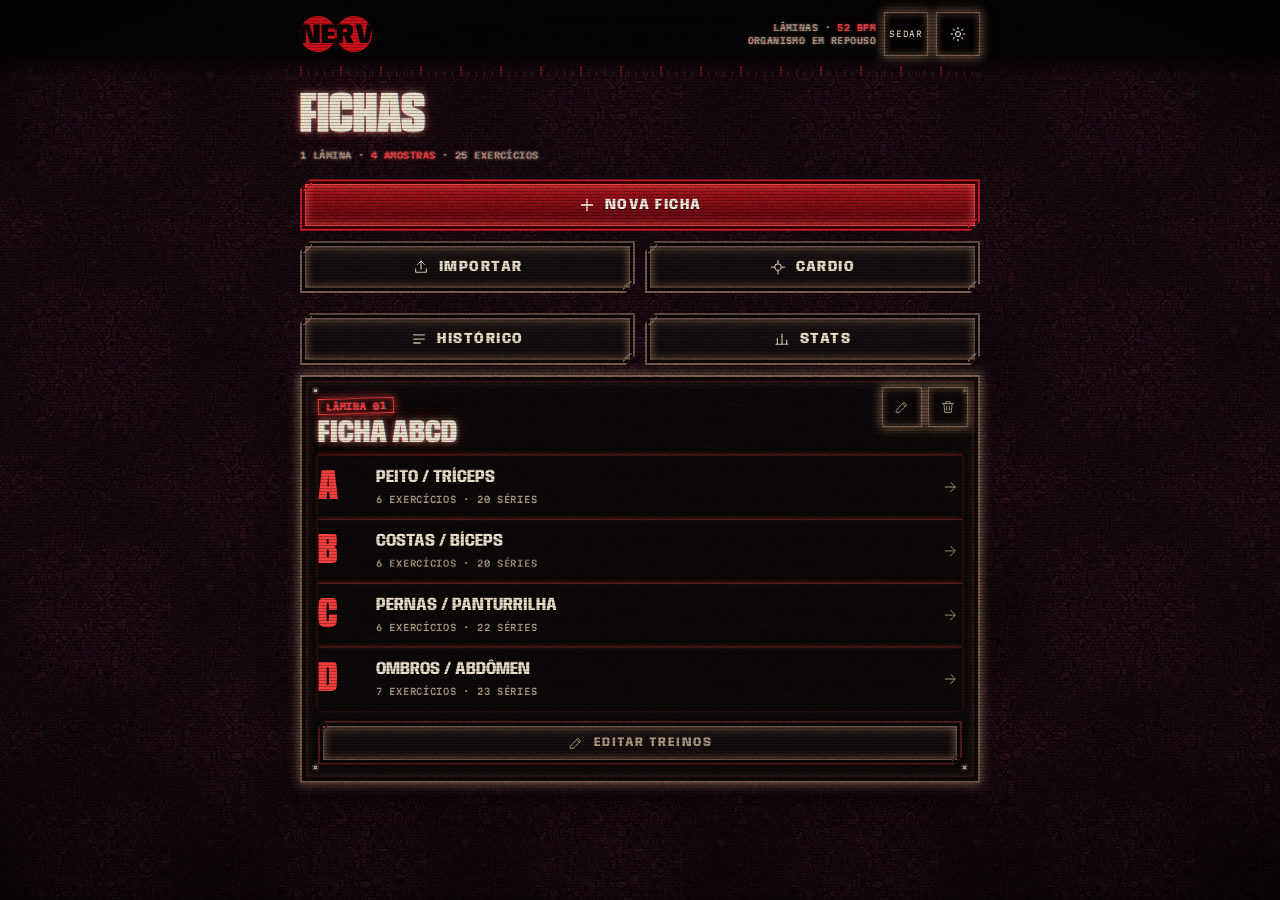
<file: index.html>
<!DOCTYPE html>
<html lang="pt-BR">
<head>
<meta charset="UTF-8">
<meta name="viewport" content="width=device-width, initial-scale=1.0, viewport-fit=cover">
<meta name="theme-color" content="#080506">
<meta name="description" content="NerV — diário de treino e cardio que funciona offline.">
<meta name="mobile-web-app-capable" content="yes">
<meta name="apple-mobile-web-app-capable" content="yes">
<meta name="apple-mobile-web-app-status-bar-style" content="black-translucent">
<meta name="apple-mobile-web-app-title" content="NerV">
<title>NerV — Neural Engine Routine</title>

<link rel="manifest" href="manifest.webmanifest">
<link rel="icon" type="image/png" sizes="192x192" href="assets/icon-192-v7.png">
<link rel="apple-touch-icon" href="assets/apple-touch-icon-v7.png">
<link rel="preload" href="assets/fonts/anybody-var-latin.woff2" as="font" type="font/woff2" crossorigin>
<link rel="preload" href="assets/fonts/martian-mono-var-latin.woff2" as="font" type="font/woff2" crossorigin>
<link rel="stylesheet" href="css/styles.css">
</head>
<body>

<!-- Ambiente: tecido vivo atrás de tudo, grão por cima. Respiram com o coração (fx.js). -->
<div class="membrane" aria-hidden="true"></div>
<div class="grain" aria-hidden="true"></div>

<div id="app">
  <header>
    <div class="top-row">
      <!-- Logo: a célula no instante da divisão, duas esferas tangentes, e o nome partido junto. -->
      <div class="wm" id="logo" role="link" tabindex="0" aria-label="NerV, ir para Fichas"><svg viewBox="0 0 400 200" aria-hidden="true"><defs><clipPath id="logo-cel"><circle cx="100" cy="100" r="100"/><circle cx="300" cy="100" r="100"/></clipPath></defs><g class="cel"><circle class="c1" cx="100" cy="100" r="100"/><circle class="c2" cx="300" cy="100" r="100"/></g><g clip-path="url(#logo-cel)"><g class="n1"><text x="-5.26" y="151.79">N</text><text x="117.07" y="151.79">E</text></g><g class="n2"><text x="201.10" y="151.79">R</text><text x="307.19" y="151.79">V</text></g></g></svg></div>
      <div class="top-r">
        <div class="readout" aria-live="off"><span><span id="roWhere" style="display:inline">Lâminas</span> · <b class="bpm-out">52 BPM</b></span><span id="roState">Organismo em repouso</span></div>
        <button class="ibtn" id="fxToggle" type="button" aria-pressed="false" title="Sedar: desliga os efeitos de ambiente">Sedar</button>
        <button class="ibtn" id="btnAjustes" type="button" title="Ajustes" aria-label="Ajustes"><svg viewBox="0 0 24 24" aria-hidden="true"><circle cx="12" cy="12" r="3.2"/><path d="M12 2.5v3M12 18.5v3M2.5 12h3M18.5 12h3M5.3 5.3l2.1 2.1M16.6 16.6l2.1 2.1M5.3 18.7l2.1-2.1M16.6 7.4l2.1-2.1"/></svg></button>
      </div>
    </div>
    <div class="ruler" aria-hidden="true"></div>
  </header>
  <main id="main"></main>
</div>

<div class="beam" id="beam" aria-hidden="true"></div>
<div class="flicker" aria-hidden="true"></div>

<!-- Hemorragia: veias que crescem das bordas quando o descanso estoura. -->
<div class="veins" id="veins" aria-hidden="true"><div class="wash"></div><div class="vimg"></div><svg id="veinSvg" preserveAspectRatio="none"></svg></div>

<!-- Barra de descanso: fixa no rodapé, visível de qualquer ponto da tela. -->
<div class="rest" id="restBar" role="timer">
  <div class="r1">
    <span class="tag" id="restTag">Estável</span>
    <span class="cnt" id="restCount">00:00</span>
    <div class="who"><span id="restWho">Descanso</span><b class="bpm-out">88 BPM</b></div>
  </div>
  <div class="ecg" aria-hidden="true"><svg id="ecg" viewBox="0 0 780 34" preserveAspectRatio="none" fill="none"><path stroke-width="1.6" d=""/></svg></div>
  <div class="r2">
    <div class="left" aria-hidden="true"><i id="restLeft"></i></div>
    <button class="mini" type="button" id="restAdd" title="Somar 30 segundos">+30s</button>
    <button class="mini" type="button" id="restSkip" title="Pular descanso">Pular</button>
  </div>
</div>

<div class="pace-screen" id="paceScreen" role="dialog" aria-label="Resultado do cardio">
  <div class="pace-value" id="paceValue">00:00/km</div>
  <div class="pace-meta"><span id="paceDist">0.00 km</span> · <span id="paceTime">00:00</span></div>
</div>

<!-- Mutação: fim de treino. Com recorde, a tela esquenta até o branco e a célula se divide. -->
<div class="mut" id="mut" role="dialog" aria-label="Treino concluído">
  <div class="heat" id="mutHeat"></div>
  <div class="core">
    <div class="div" aria-hidden="true">
      <img class="m-cel" id="mutCel" src="assets/tex/celula.webp" alt="">
      <img class="m-crom" id="mutCrom" src="assets/tex/cromossomos.webp" alt="">
      <img class="m-mit" id="mutMit" src="assets/tex/mitose.webp" alt="">
    </div>
    <div class="word" id="mutWord">Mutação</div>
    <div class="sub" id="mutSub"></div>
    <div class="list" id="mutList"></div>
  </div>
  <div class="skip">Toque para continuar</div>
</div>

<div class="install-banner" id="installBanner">
  <div class="txt"><b>Instalar o NerV</b><br>abre em tela cheia e funciona sem internet</div>
  <button class="btn btn-primary btn-small" id="btnInstall">Instalar</button>
  <button class="btn btn-ghost btn-small" id="btnInstallNo">Agora não</button>
</div>

<div class="toast-wrap" id="toastWrap" aria-live="polite"></div>

<!-- Painel de resgate: só aparece se o app não terminar de subir. -->
<div class="recovery" id="recovery" hidden>
  <div class="recovery-box">
    <b>O NerV não conseguiu abrir</b>
    <p>Provavelmente uma versão antiga ficou presa no cache deste aparelho.
       Limpar o cache resolve — <b>suas fichas e seu histórico não são apagados</b>.</p>
    <button class="btn btn-primary btn-small" id="recoveryFix">Forçar atualização</button>
    <button class="btn btn-ghost btn-small" id="recoveryClose">Fechar</button>
  </div>
</div>

<noscript>
  <div style="padding:40px 20px;text-align:center;font-family:monospace;color:#EEE3CA;">
    O NerV precisa de JavaScript para funcionar.
  </div>
</noscript>

<!-- Resgate de emergência. Fica no shell, em script clássico, de propósito.
     O index.html é servido network-first pelo service worker, então este trecho
     é sempre o mais novo que o aparelho conseguiu buscar. Ele existe justamente
     para o caso em que os módulos de js/ ficaram presos numa versão velha ou
     quebrada — cenário em que nada que dependa de `import` serve de socorro. -->
<script>
// Apaga caches e service workers. NÃO toca no localStorage: fichas, treinos e
// histórico continuam onde estão.
window.nervHardReset = async function nervHardReset() {
  try {
    if ('serviceWorker' in navigator) {
      const regs = await navigator.serviceWorker.getRegistrations();
      await Promise.all(regs.map(r => r.unregister()));
    }
  } catch (e) { console.warn('[nerv] não consegui remover o service worker', e); }
  try {
    if (window.caches) {
      const keys = await caches.keys();
      await Promise.all(keys.map(k => caches.delete(k)));
    }
  } catch (e) { console.warn('[nerv] não consegui limpar o cache', e); }
  // location.reload(true) é ignorado pelos navegadores há anos. Trocar o
  // endereço com um parâmetro descartável é o que de fato fura o cache HTTP.
  location.replace(location.pathname + '?nerv-reset=' + Date.now() + '#/fichas');
};

// Escotilha por endereço: abrir o app em #/reset limpa tudo antes de qualquer
// módulo carregar. É a saída quando nem a tela de Ajustes abre.
if (location.hash === '#/reset') window.nervHardReset();

// Vigia de inicialização: o app.js marca __NERV_BOOTED__. Se em 6 s isso não
// aconteceu, o código de tela não subiu e oferecemos a limpeza.
setTimeout(function () {
  if (window.__NERV_BOOTED__) return;
  var box = document.getElementById('recovery');
  if (!box) return;
  box.hidden = false;
  document.getElementById('recoveryFix').onclick = function () { window.nervHardReset(); };
  document.getElementById('recoveryClose').onclick = function () { box.hidden = true; };
}, 6000);
</script>

<script type="module" src="js/app.js"></script>
</body>
</html>
</file>
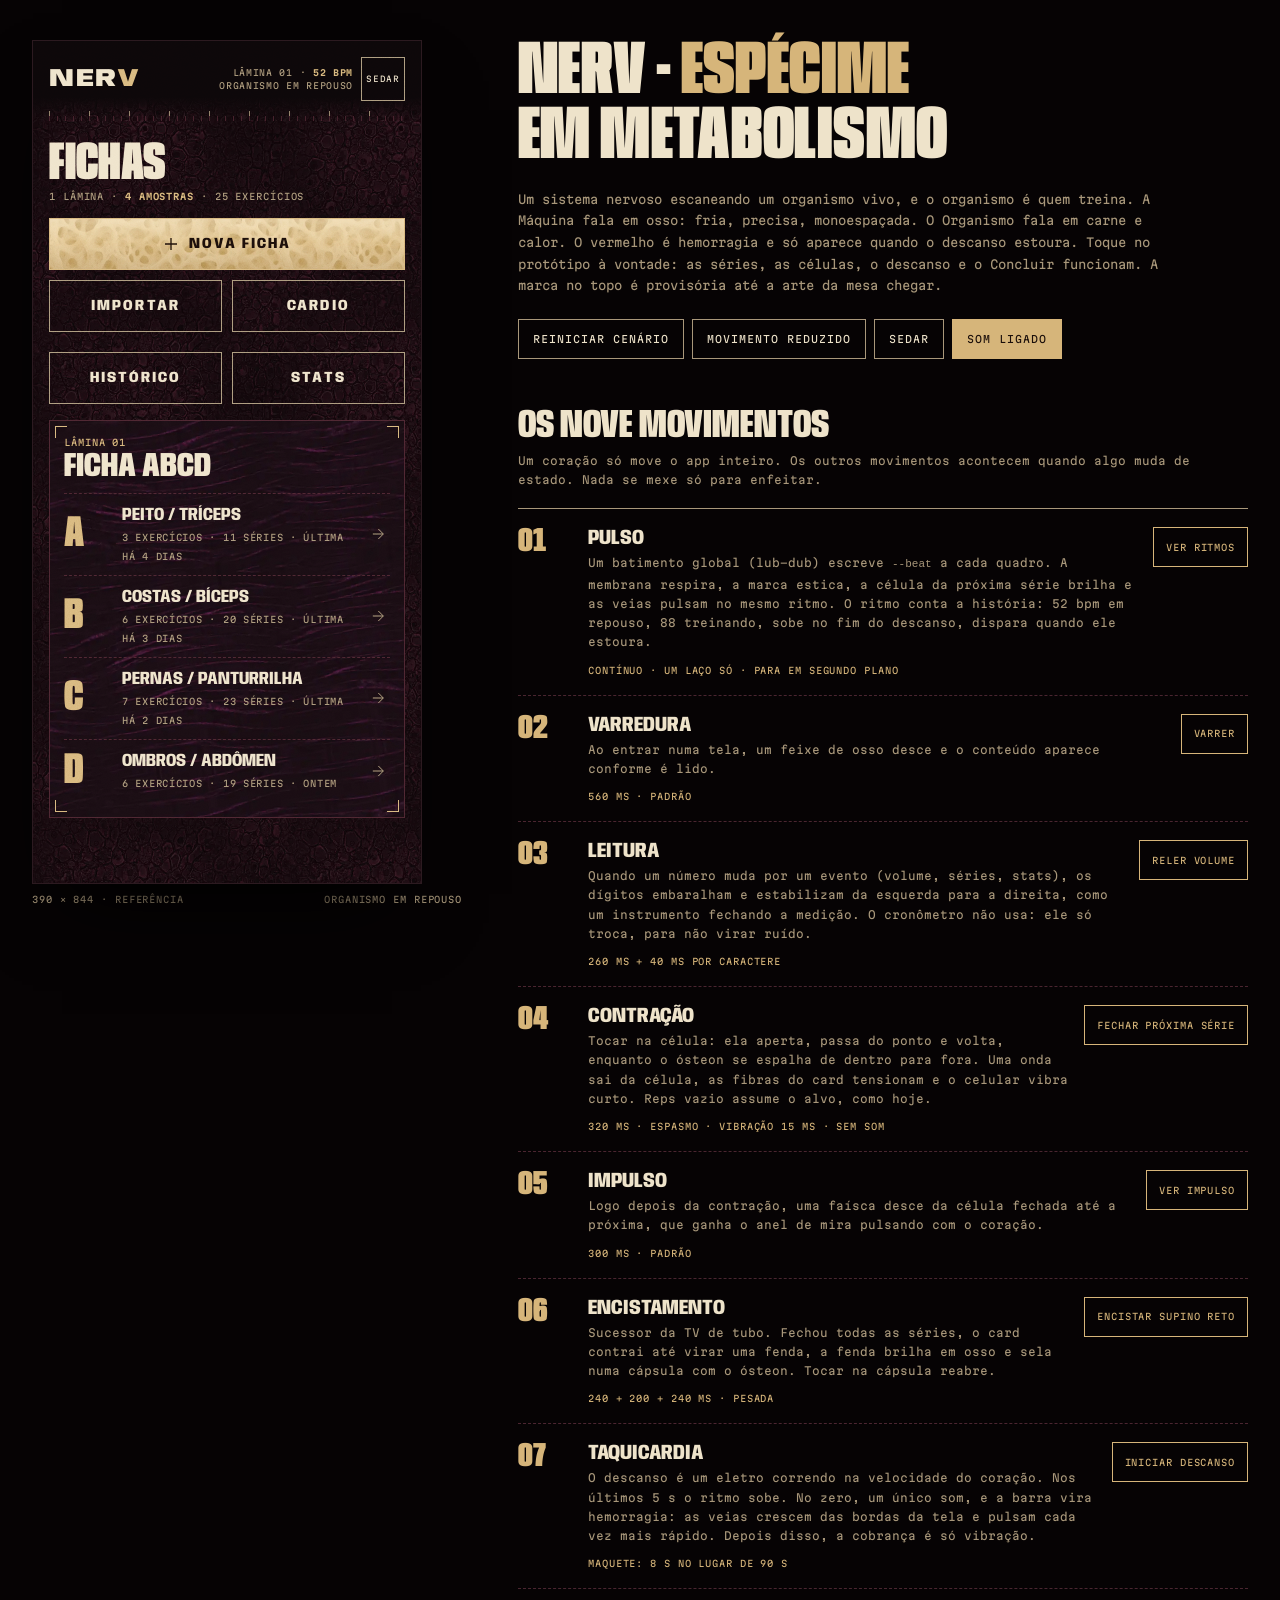
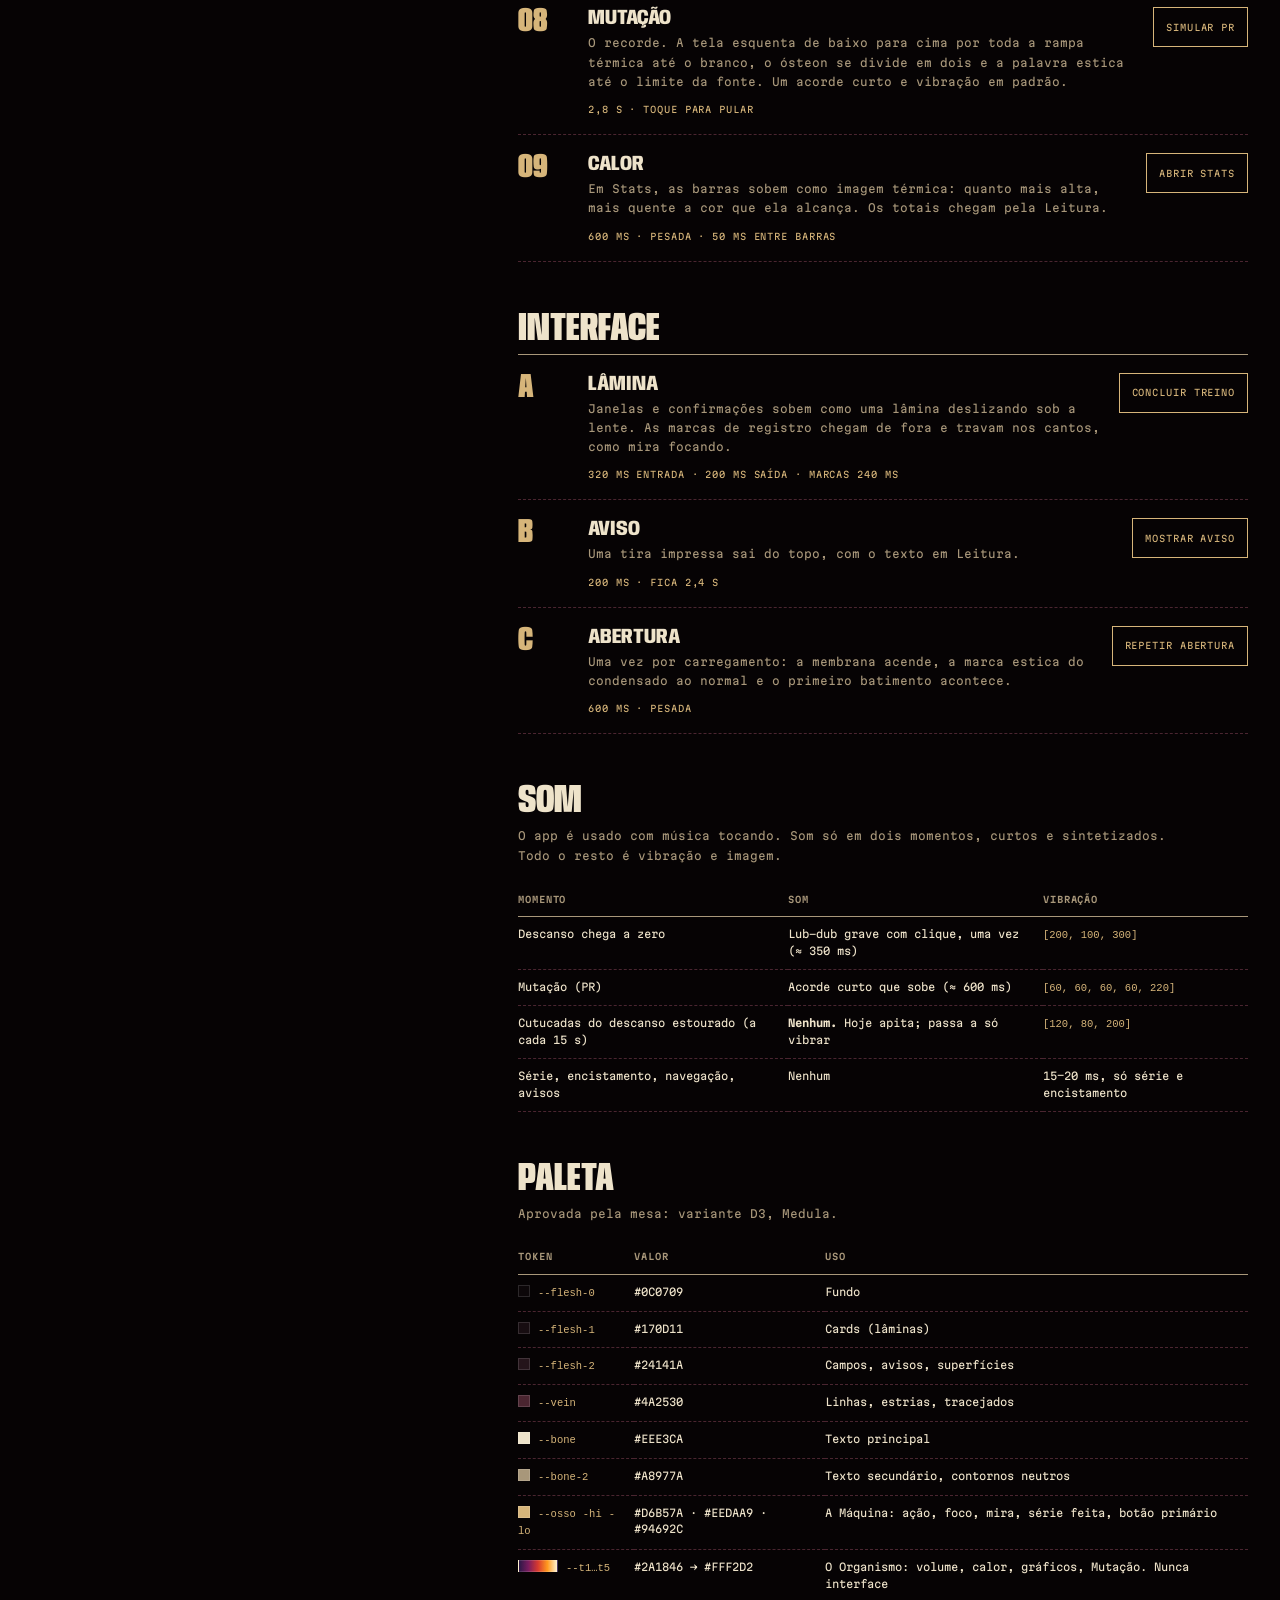
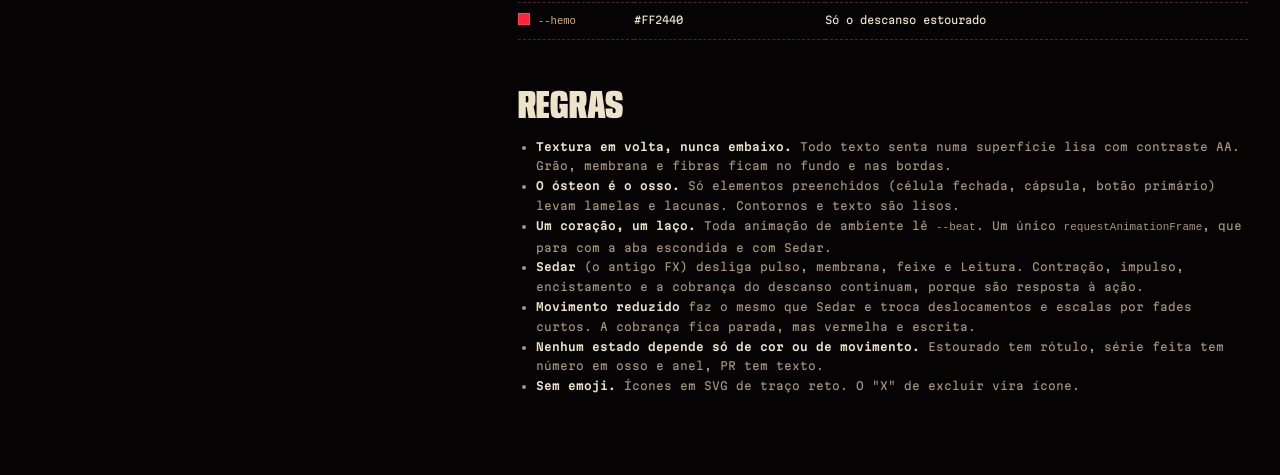
<file: docs/redesign/maquete.html>
<!doctype html>
<html lang="pt-BR">
<head>
<meta charset="utf-8">
<meta name="viewport" content="width=device-width, initial-scale=1, viewport-fit=cover">
<title>NerV Espécime</title>
<link rel="preconnect" href="https://fonts.googleapis.com">
<link rel="preconnect" href="https://fonts.gstatic.com" crossorigin>
<link rel="stylesheet" href="https://fonts.googleapis.com/css2?family=Anybody:wdth,wght@50..150,100..900&family=Martian+Mono:wdth,wght@75..112.5,100..800&display=swap">
<style>
/* Maquete de referência visual e de movimento. Valores canônicos, código não.
   Layout: protótipo fixo à esquerda, catálogo de movimentos à direita; empilha no celular. */
:root {
  color-scheme: dark;
  /* Organismo */
  --flesh-0: #0C0709;  /* fundo, preto-sangue */
  --flesh-1: #170D11;  /* tecido: cards */
  --flesh-2: #24141A;  /* membrana: campos, superfícies */
  --vein:    #4A2530;  /* linhas, bordas, estrias */
  --bone:    #EEE3CA;  /* texto principal */
  --bone-2:  #A8977A;  /* texto secundário */
  /* Máquina: osso D3 (Medula) */
  --osso:    #D6B57A;
  --osso-hi: #EEDAA9;
  --osso-lo: #94692C;
  --on-osso: #1A0E0A;  /* texto sobre osso */
  /* Rampa térmica: só o corpo (esforço, calor) */
  --t1: #2A1846; --t2: #7A1C5E; --t3: #D83A2E; --t4: #FF9A1F; --t5: #FFF2D2;
  --ramp: linear-gradient(90deg, var(--t1), var(--t2) 30%, var(--t3) 60%, var(--t4) 85%, var(--t5));
  /* Hemorragia: só a cobrança do descanso */
  --hemo: #FF2440;

  --disp: 'Anybody', 'Arial Narrow', sans-serif;
  --mono: 'Martian Mono', ui-monospace, Menlo, Consolas, monospace;

  /* Movimento: Metabolismo */
  --std:   cubic-bezier(0.2, 0, 0, 1);       /* padrão */
  --exit:  cubic-bezier(0.4, 0, 1, 1);       /* saídas */
  --spasm: cubic-bezier(0.5, 1.6, 0.4, 1);   /* contração: passa do ponto e volta */
  --heavy: cubic-bezier(0.7, 0, 0.2, 1);     /* calor, encistamento */

  --beat: 0; /* 0..1, escrito pelo coração a cada quadro */
}
* { box-sizing: border-box; -webkit-tap-highlight-color: transparent; }
html, body { margin: 0; background: #060304; color: var(--bone); font-family: var(--mono); }
body { min-height: 100vh; }
button { font: inherit; color: inherit; background: none; border: 0; padding: 0; cursor: pointer; }
:focus-visible { outline: 2px solid var(--osso); outline-offset: 2px; }

/* ====== página-prospecto ====== */
.page { display: grid; grid-template-columns: 430px minmax(0, 1fr); gap: 56px; max-width: 1320px; margin: 0 auto; padding: 40px 32px 80px; }
.stage { position: sticky; top: 24px; align-self: start; }
.doc h1 { font-family: var(--disp); font-weight: 900; font-stretch: 56%; font-size: 76px; line-height: .86; margin: 0; text-transform: uppercase; letter-spacing: .005em; }
.doc h1 span { color: var(--osso); }
.lede { font-size: 12px; line-height: 1.8; color: var(--bone-2); max-width: 640px; margin: 18px 0 22px; }
.ctls { display: flex; flex-wrap: wrap; gap: 8px; margin-bottom: 40px; }
.ctl { border: 1px solid var(--bone-2); padding: 10px 14px; font-size: 10px; letter-spacing: .1em; text-transform: uppercase; min-height: 40px; }
.ctl[aria-pressed="true"] { background: var(--osso); color: var(--on-osso); border-color: var(--osso); }
.doc h2 { font-family: var(--disp); font-weight: 850; font-stretch: 64%; font-size: 40px; text-transform: uppercase; margin: 48px 0 6px; line-height: .95; }
.doc h2 + p { font-size: 11px; color: var(--bone-2); line-height: 1.8; margin: 0 0 18px; max-width: 680px; }
.moves { list-style: none; margin: 0; padding: 0; border-top: 1px solid var(--bone-2); }
.move { display: grid; grid-template-columns: 54px minmax(0, 1fr) auto; gap: 16px; align-items: start; padding: 18px 0; border-bottom: 1px dashed var(--vein); }
.move-num { font-family: var(--disp); font-weight: 900; font-stretch: 60%; font-size: 34px; line-height: .9; color: var(--osso); }
.move h3 { font-family: var(--disp); font-weight: 800; font-stretch: 80%; font-size: 21px; text-transform: uppercase; margin: 0 0 4px; }
.move p { font-size: 11px; line-height: 1.75; color: var(--bone-2); margin: 0 0 6px; }
.spec { font-size: 9px; letter-spacing: .1em; text-transform: uppercase; color: var(--osso); }
.play { border: 1px solid var(--osso); color: var(--osso); padding: 10px 12px; font-size: 9px; letter-spacing: .1em; text-transform: uppercase; white-space: nowrap; min-height: 40px; }
.play:hover { background: var(--osso); color: var(--on-osso); }
.tbl { width: 100%; border-collapse: collapse; font-size: 10.5px; line-height: 1.6; }
.tbl th, .tbl td { text-align: left; padding: 9px 10px 9px 0; border-bottom: 1px dashed var(--vein); vertical-align: top; }
.tbl th { font-weight: 600; color: var(--bone-2); font-size: 9px; letter-spacing: .1em; text-transform: uppercase; border-bottom: 1px solid var(--bone-2); }
.tbl code { color: var(--osso); }
.sw { display: inline-block; width: 12px; height: 12px; vertical-align: -1px; margin-right: 8px; border: 1px solid #ffffff22; }
.rules { font-size: 11px; line-height: 1.8; color: var(--bone-2); padding-left: 18px; }
.rules b { color: var(--bone); font-weight: 600; }

/* ====== telefone ====== */
.phone {
  position: relative; width: 390px; height: 844px; overflow: hidden; overflow: clip; isolation: isolate;
  background: var(--flesh-0); border: 1px solid #2c1a20; box-shadow: 0 40px 80px -30px #000;
}
.phone-cap { display: flex; justify-content: space-between; font-size: 9px; letter-spacing: .1em; color: var(--bone-2); text-transform: uppercase; margin-top: 10px; }

/* Membrana celular: o fundo vivo. Respira com --beat. */
.membrane { position: absolute; inset: -30px; z-index: 0; pointer-events: none;
  opacity: calc(.62 + var(--beat) * .3); transform: scale(calc(1 + var(--beat) * .012));
  background:
    var(--tex-membrana) 0 0 / 256px 256px,
    radial-gradient(120% 70% at 75% 15%, #2c0f19 0, transparent 60%),
    radial-gradient(90% 60% at 10% 95%, #24080f 0, transparent 70%);
}
/* Texturas: imagens do Gemini tratadas por texturas/processar.py (bloco "texturas" no fim do <head>). */
/* Grão de tecido. No app: um PNG pequeno em repetição, não um filtro. */
.grain { position: absolute; inset: 0; z-index: 50; pointer-events: none; opacity: .2; mix-blend-mode: overlay; }

/* Topo */
.top { position: absolute; top: 0; left: 0; right: 0; z-index: 20; padding: 16px 16px 0; background: linear-gradient(var(--flesh-0) 70%, transparent); }
.top-row { display: flex; align-items: center; justify-content: space-between; gap: 10px; height: 44px; }
.wm { font-family: var(--disp); font-weight: 900; font-size: 25px; letter-spacing: .06em; font-stretch: calc(118% + var(--beat) * 14%); line-height: 1; }
.wm em { font-style: normal; color: var(--osso); }
.top-r { display: flex; align-items: center; gap: 8px; }
.readout { font-size: 8.5px; letter-spacing: .08em; color: var(--bone-2); text-align: right; line-height: 1.55; text-transform: uppercase; }
.readout b { color: var(--osso); font-weight: 600; font-variant-numeric: tabular-nums; }
.ibtn { width: 44px; height: 44px; border: 1px solid var(--bone-2); display: grid; place-items: center; font-size: 8px; letter-spacing: .08em; }
.ibtn[aria-pressed="true"] { background: var(--bone); color: var(--flesh-0); }
.ruler { height: 10px; margin-top: 10px; opacity: .8;
  background: repeating-linear-gradient(90deg, var(--vein) 0 1px, transparent 1px 8px) bottom/100% 5px repeat-x,
              repeating-linear-gradient(90deg, var(--bone-2) 0 1px, transparent 1px 40px) bottom/100% 10px repeat-x; }

/* Telas */
.scroll { position: absolute; inset: 82px 0 0; z-index: 10; overflow-y: auto; overflow-x: hidden; scrollbar-width: none; padding: 6px 16px 40px; }
.scroll::-webkit-scrollbar { display: none; }
.screen[hidden] { display: none; }
body.resting .scroll { padding-bottom: 150px; }

.back { display: inline-flex; align-items: center; gap: 8px; font-size: 9.5px; letter-spacing: .12em; color: var(--bone-2); text-transform: uppercase; min-height: 44px; }
.back svg { width: 14px; height: 14px; }
.h-screen { font-family: var(--disp); font-weight: 900; font-stretch: 56%; font-size: 54px; line-height: .86; text-transform: uppercase; margin: 0 0 4px; text-wrap: balance; }
.lbl { font-size: 9px; letter-spacing: .1em; color: var(--bone-2); text-transform: uppercase; }
.lbl b { color: var(--osso); font-weight: 600; }

/* Botões */
.btn { display: flex; align-items: center; justify-content: center; gap: 10px; width: 100%; min-height: 52px; padding: 14px 16px; margin-bottom: 10px;
  font-family: var(--disp); font-weight: 800; font-stretch: 88%; font-size: 15px; letter-spacing: .14em; text-transform: uppercase;
  border: 1px solid var(--bone-2); position: relative; overflow: hidden; user-select: none; }
.btn svg { width: 16px; height: 16px; flex-shrink: 0; }
.btn.primary { background: var(--osso); color: var(--on-osso); border-color: var(--osso);
  background-image: linear-gradient(180deg, rgb(255 246 222 / .3), transparent 45%, rgb(120 80 30 / .22)), var(--tex-osso);
  background-size: 100% 100%, 230px auto; }
.btn.ghost { border-style: dashed; color: var(--bone-2); }
.btn:active { transform: translateY(1px); }
.grid2 { display: grid; grid-template-columns: 1fr 1fr; gap: 10px; }

/* Lâmina (card) */
.slide { position: relative; background: var(--flesh-1); border: 1px solid var(--vein); padding: 16px 14px 14px; margin-bottom: 12px; overflow: hidden; }
.fib { position: absolute; inset: -40px; pointer-events: none; opacity: .9; rotate: -7deg;
  background: var(--tex-fibra) 0 0 / 344px 384px; }
.slide > :not(.fib):not(.reg) { position: relative; }
.reg { position: absolute; width: 12px; height: 12px; border: 0 solid var(--osso); pointer-events: none; z-index: 2; }
.reg.a { top: 5px; left: 5px; border-top-width: 1.5px; border-left-width: 1.5px; }
.reg.b { top: 5px; right: 5px; border-top-width: 1.5px; border-right-width: 1.5px; }
.reg.c { bottom: 5px; left: 5px; border-bottom-width: 1.5px; border-left-width: 1.5px; }
.reg.d { bottom: 5px; right: 5px; border-bottom-width: 1.5px; border-right-width: 1.5px; }

/* Fichas */
.am-row { display: grid; grid-template-columns: 46px minmax(0, 1fr) 20px; gap: 12px; align-items: center; width: 100%; text-align: left; padding: 12px 0; border-top: 1px dashed var(--vein); min-height: 64px; }
.am-row .lt { font-family: var(--disp); font-weight: 900; font-stretch: 60%; font-size: 44px; line-height: .8; color: var(--osso); }
.am-row b { display: block; font-family: var(--disp); font-weight: 750; font-stretch: 82%; font-size: 18px; text-transform: uppercase; line-height: 1.05; }
.am-row span { font-size: 9px; letter-spacing: .08em; color: var(--bone-2); text-transform: uppercase; }
.am-row svg { width: 16px; height: 16px; color: var(--bone-2); }

/* Execução */
.sess { display: flex; align-items: center; gap: 14px; margin: 10px 0 8px; }
.clock { position: relative; padding: 4px 10px 4px 0; font-size: 40px; font-weight: 600; font-stretch: 80%; letter-spacing: -.02em; font-variant-numeric: tabular-nums; line-height: 1.1; }
.clock svg { position: absolute; left: -14px; top: -18px; width: 220px; height: 92px; pointer-events: none; }
.clock span { position: relative; }
.therm { margin: 2px 0 16px; }
.therm .bar { position: relative; height: 14px; background: var(--flesh-2); border: 1px solid var(--vein); overflow: hidden; }
.therm .fill { position: absolute; inset: 0; background: var(--ramp); background-size: 390px 100%; clip-path: inset(0 calc(100% - var(--heat, 0%)) 0 0); transition: clip-path 600ms var(--heavy); }
.therm .bar::after { content: ""; position: absolute; inset: 0; background: repeating-linear-gradient(90deg, transparent 0 9px, rgb(12 7 9 / .75) 9px 10px); }
.therm .l { display: flex; justify-content: space-between; margin-top: 6px; }
.therm .l b { color: var(--t4); font-weight: 600; }

.ex { position: relative; margin-bottom: 12px; }
.ex .slide { margin: 0; }
.ex-tag { font-size: 9px; letter-spacing: .1em; color: var(--osso); text-transform: uppercase; }
.ex h3 { font-family: var(--disp); font-weight: 850; font-stretch: 70%; font-size: 29px; line-height: .94; text-transform: uppercase; margin: 4px 0 4px; text-wrap: balance; }
.ex-sub { font-size: 9px; letter-spacing: .07em; color: var(--bone-2); text-transform: uppercase; }
.hint { font-size: 9px; letter-spacing: .05em; color: var(--bone-2); margin: 6px 0 10px; line-height: 1.6; }
.hint b { color: var(--bone); font-weight: 500; }
.chip { display: inline-block; border: 1px solid var(--t4); color: var(--t4); padding: 1px 5px; margin-left: 6px; font-size: 8.5px; letter-spacing: .08em; font-weight: 600; vertical-align: 1px; }
.set { display: grid; grid-template-columns: 26px 1fr 1fr 44px; align-items: end; gap: 10px; padding: 7px 0; border-top: 1px dashed var(--vein); }
.set .n { font-size: 10px; color: var(--bone-2); padding-bottom: 7px; }
.fld { display: flex; align-items: baseline; gap: 5px; border-bottom: 1.5px solid var(--bone-2); padding: 0 2px 4px; min-height: 36px; }
.fld input { width: 100%; min-width: 0; background: none; border: 0; outline: 0; color: var(--bone); font-family: var(--disp); font-weight: 700; font-stretch: 85%; font-size: 24px; font-variant-numeric: tabular-nums; padding: 0; line-height: 1.1; }
.fld input::placeholder { font-family: var(--mono); font-size: 10px; font-weight: 400; color: #6e5c52; letter-spacing: .04em; }
.fld span { font-size: 8.5px; color: var(--bone-2); letter-spacing: .06em; }
.fld:focus-within { border-bottom-color: var(--osso); }
.set.done .n { color: var(--osso); }
.set.done .fld { border-bottom-color: var(--osso-lo); }
.set.done .fld input { color: var(--bone-2); }

/* Célula: o checkbox */
.cell { position: relative; width: 44px; height: 44px; justify-self: end; display: grid; place-items: center; }
.cell .ring { position: absolute; inset: 4px; border-radius: 50%; border: 1.5px solid var(--bone-2); }
.cell .nuc { position: absolute; inset: 12px; border-radius: 50%; border: 1px dashed var(--vein); }
.cell .os { position: absolute; inset: 4px; border-radius: 50%; clip-path: circle(0% at 50% 50%); }
.cell .os svg { width: 100%; height: 100%; display: block; }
.set.done .cell .os { clip-path: circle(75% at 50% 50%); filter: drop-shadow(0 0 6px rgb(214 181 122 / .35)); }
.set.done .cell .ring { border-color: var(--osso-lo); }
.set.next .cell .ring { border-color: var(--osso); box-shadow: 0 0 0 calc(3px + var(--beat) * 4px) rgb(214 181 122 / calc(.1 + var(--beat) * .18)); }
.ripple { position: absolute; inset: 4px; border-radius: 50%; border: 1.5px solid var(--osso); pointer-events: none; opacity: 0; }
.spark { position: absolute; width: 8px; height: 8px; margin: -4px 0 0 -4px; border-radius: 50%; background: var(--osso-hi); box-shadow: 0 0 10px 2px var(--osso), 0 0 22px 4px rgb(214 181 122 / .4); pointer-events: none; z-index: 5; }
.rest-btn { margin: 12px 0 0; min-height: 46px; font-size: 13px; }

/* Cápsula: exercício encistado */
.cap { display: none; width: 100%; align-items: center; gap: 10px; padding: 10px 12px; min-height: 52px; text-align: left;
  border: 1px solid var(--vein); background: var(--flesh-1); border-radius: 22px 2px 22px 2px; }
.cap .dot { width: 24px; height: 24px; flex-shrink: 0; filter: drop-shadow(0 0 5px rgb(214 181 122 / .35)); }
.cap .dot svg { width: 100%; height: 100%; display: block; }
.cap b { font-family: var(--disp); font-weight: 750; font-stretch: 78%; font-size: 15px; text-transform: uppercase; white-space: nowrap; overflow: hidden; text-overflow: ellipsis; min-width: 0; }
.cap span { margin-left: auto; font-size: 8.5px; letter-spacing: .06em; color: var(--bone-2); white-space: nowrap; }
.ex.cyst .slide { display: none; }
.ex.cyst .cap { display: flex; }
.seal { position: absolute; left: 0; right: 0; top: 50%; height: 2px; margin-top: -1px; z-index: 6; pointer-events: none; opacity: 0;
  background: linear-gradient(90deg, transparent, var(--osso-hi) 20%, #fff8e6 50%, var(--osso-hi) 80%, transparent); box-shadow: 0 0 18px 4px rgb(238 218 169 / .6); }

/* Stats */
.stat-grid { display: grid; grid-template-columns: 1fr 1fr; gap: 10px; margin: 14px 0; }
.stat { position: relative; background: var(--flesh-1); border: 1px solid var(--vein); padding: 14px 12px 12px; }
.stat .v { font-family: var(--disp); font-weight: 850; font-stretch: 66%; font-size: 40px; line-height: .9; font-variant-numeric: tabular-nums; }
.stat .v.hot { background: linear-gradient(90deg, var(--t3), var(--t4)); -webkit-background-clip: text; background-clip: text; color: transparent; }
.chart { display: flex; align-items: flex-end; gap: 7px; height: 170px; padding: 18px 0 0; border-bottom: 1px solid var(--bone-2); position: relative; }
.chart::before { content: ""; position: absolute; inset: 18px 0 0; background: repeating-linear-gradient(180deg, var(--vein) 0 1px, transparent 1px 38px); opacity: .6; }
.col { flex: 1; height: 100%; display: flex; flex-direction: column; justify-content: flex-end; align-items: stretch; position: relative; }
.col i { display: block; transform-origin: bottom; background: linear-gradient(0deg, var(--t1), var(--t2) 25%, var(--t3) 55%, var(--t4) 80%, var(--t5)); background-size: 100% 152px; background-position: bottom; }
.col small { position: absolute; bottom: -20px; left: 0; right: 0; text-align: center; font-size: 8px; color: var(--bone-2); }
.col em { font-style: normal; font-size: 8.5px; text-align: center; color: var(--bone-2); margin-bottom: 4px; font-variant-numeric: tabular-nums; }

/* Feixe de varredura (02) */
.beam { position: absolute; left: 0; right: 0; top: 82px; height: 3px; z-index: 30; pointer-events: none; opacity: 0;
  background: linear-gradient(90deg, transparent, var(--osso) 15%, var(--osso-hi) 50%, var(--osso) 85%, transparent);
  box-shadow: 0 0 20px 6px rgb(214 181 122 / .35), 0 -40px 60px -20px rgb(214 181 122 / .18); }

/* Barra de descanso (07) */
.rest { position: absolute; left: 0; right: 0; bottom: 0; z-index: 35; padding: 12px 16px 16px; background: linear-gradient(180deg, #1d1014, #110a0c); border-top: 2px solid var(--osso); transform: translateY(105%); transition: transform 200ms var(--exit); }
.rest.up { transform: none; transition: transform 320ms var(--std); }
body.rm .rest { transition: none; }
.rest .r1 { display: flex; align-items: center; gap: 10px; }
.rest .tag { font-size: 8.5px; letter-spacing: .1em; padding: 3px 6px; border: 1px solid var(--osso); color: var(--osso); font-weight: 600; text-transform: uppercase; }
.rest .cnt { font-size: 36px; font-weight: 700; font-stretch: 80%; font-variant-numeric: tabular-nums; line-height: 1; }
.rest .who { margin-left: auto; text-align: right; font-size: 8.5px; letter-spacing: .08em; color: var(--bone-2); line-height: 1.55; text-transform: uppercase; max-width: 150px; }
.rest .who b { color: var(--osso); font-weight: 600; font-variant-numeric: tabular-nums; }
.ecg { position: relative; height: 34px; overflow: hidden; margin: 6px 0 4px; }
.ecg svg { position: absolute; left: 0; top: 0; height: 34px; width: 780px; }
.ecg path { stroke: var(--osso); }
.rest .r2 { display: flex; align-items: center; gap: 8px; }
.rest .left { flex: 1; height: 3px; background: var(--vein); position: relative; }
.rest .left i { position: absolute; inset: 0; background: var(--osso); transform-origin: left; }
.rest .mini { border: 1px solid var(--bone-2); padding: 0 12px; height: 40px; font-size: 9px; letter-spacing: .1em; text-transform: uppercase; }
.rest.over { border-top-color: var(--hemo); background: linear-gradient(180deg, rgb(70 6 18 / calc(.85 + var(--beat) * .15)), #14050a); }
.rest.over .tag { background: var(--hemo); color: #12060a; border-color: var(--hemo); }
.rest.over .cnt { color: #fff; text-shadow: 0 0 calc(10px + var(--beat) * 16px) var(--hemo); }
.rest.over .ecg path { stroke: var(--hemo); }
.rest.over .who, .rest.over .who b { color: #ffb3bd; }
.rest.over .left i { background: var(--hemo); }
.veins { position: absolute; inset: 0; z-index: 32; pointer-events: none; opacity: 0; transition: opacity 600ms var(--std); }
.veins.on { opacity: calc(.35 + var(--beat) * .65); transition: none; }
.veins .wash { position: absolute; inset: 0; background: radial-gradient(140% 50% at 50% 110%, rgb(255 36 64 / .45), transparent 55%), radial-gradient(50% 100% at -10% 70%, rgb(255 36 64 / .22), transparent 60%), radial-gradient(50% 100% at 110% 70%, rgb(255 36 64 / .22), transparent 60%); }
.veins svg { position: absolute; inset: 0; width: 100%; height: 100%; }
@property --veil { syntax: '<percentage>'; inherits: false; initial-value: 110%; }
.veins .vimg { position: absolute; inset: 0; background: var(--tex-veias) center / 100% 100%; mix-blend-mode: screen; opacity: .9;
  -webkit-mask-image: radial-gradient(ellipse 80% 70% at 50% 40%, transparent var(--veil), #000 calc(var(--veil) + 30%));
          mask-image: radial-gradient(ellipse 80% 70% at 50% 40%, transparent var(--veil), #000 calc(var(--veil) + 30%)); }
.veins.on .vimg { animation: veil 2200ms var(--heavy) forwards; }
body.rm .veins.on .vimg { animation: none; --veil: 42%; }
@media (prefers-reduced-motion: reduce) { .veins.on .vimg { animation: none; --veil: 42%; } }
/* Para em 42%: as veias tomam as bordas e o centro, onde está o texto, fica limpo. */
@keyframes veil { to { --veil: 42%; } }

/* Mutação (08) */
.mut { position: absolute; inset: 0; z-index: 60; display: none; place-items: center; overflow: hidden; background: var(--flesh-0); text-align: center; }
.mut.on { display: grid; }
.mut .heat { position: absolute; inset: 0; background: linear-gradient(0deg, var(--t5) 0%, var(--t4) 14%, var(--t3) 30%, var(--t2) 48%, var(--t1) 66%, transparent 84%); background-size: 100% 200%; }
.mut .core { position: relative; z-index: 2; padding: 0 20px; }
.mut svg.div { width: 220px; height: 120px; display: block; margin: 0 auto 6px; overflow: visible; }
.mut .word { font-family: var(--disp); font-weight: 900; font-size: 66px; line-height: .85; text-transform: uppercase; color: var(--bone); font-stretch: 100%; }
.mut .sub { font-size: 10px; letter-spacing: .14em; text-transform: uppercase; color: var(--osso); margin-top: 12px; }
.mut .list { font-size: 11px; letter-spacing: .06em; line-height: 1.9; margin-top: 12px; color: var(--bone); font-variant-numeric: tabular-nums; }
.mut .list b { color: var(--t4); font-weight: 600; }
.mut .skip { position: absolute; bottom: 24px; left: 0; right: 0; font-size: 8.5px; letter-spacing: .12em; color: var(--bone-2); z-index: 2; }

/* Lâmina modal (A) */
.scrim { position: absolute; inset: 0; z-index: 70; background: rgb(6 3 4 / .72); display: none; }
.sheet { position: absolute; left: 0; right: 0; bottom: 0; z-index: 71; display: none; background: var(--flesh-1); border-top: 2px solid var(--osso); padding: 22px 18px 22px; }
.sheet .fib { opacity: .4; }
.sheet h4 { position: relative; font-family: var(--disp); font-weight: 900; font-stretch: 60%; font-size: 36px; line-height: .9; text-transform: uppercase; margin: 6px 0 10px; }
.sheet p { position: relative; font-size: 11px; line-height: 1.7; color: var(--bone-2); margin: 0 0 18px; }
.sheet .grid2 { position: relative; }

/* Aviso (B) */
.toast { position: absolute; left: 0; right: 0; top: 0; z-index: 80; padding: 16px 16px 12px; background: var(--flesh-2); border-bottom: 2px dashed var(--osso);
  font-size: 10px; letter-spacing: .1em; text-transform: uppercase; display: none; align-items: center; gap: 10px; }
.toast i { width: 18px; height: 18px; flex-shrink: 0; }
.toast i svg { width: 100%; height: 100%; display: block; }

/* Leitura (03): caracteres do decodificador */
.rd { display: inline-block; }

/* Sedado e movimento reduzido: o ambiente para, o feedback fica. */
body.sedated .membrane, body.rm .membrane { opacity: .42; transform: none; }
body.sedated .wm, body.rm .wm { font-stretch: 118%; }

@media (max-width: 960px) {
  .page { grid-template-columns: minmax(0, 1fr); padding: 20px 16px 60px; gap: 32px; }
  .stage { position: static; display: flex; flex-direction: column; align-items: center; }
  .phone { max-width: 100%; }
  .doc h1 { font-size: 56px; }
  .move { grid-template-columns: 40px minmax(0, 1fr); }
  .move .play { grid-column: 2; justify-self: start; }
}
</style>
<!-- texturas:inicio -->
<style>:root {
  --tex-membrana: url([data-uri]);
  --tex-fibra: url([data-uri]);
  --tex-veias: url([data-uri]);
  --tex-osso: url([data-uri]);
}</style>
<svg width="0" height="0" style="position:absolute" aria-hidden="true"><symbol id="os-img" viewBox="0 0 100 100"><image href="[data-uri]" width="100" height="100"/></symbol></svg>
<!-- texturas:fim -->
</head>
<body>

<svg width="0" height="0" style="position:absolute" aria-hidden="true"><defs id="os-defs"></defs>
  <defs>
    <filter id="noise"><feTurbulence type="fractalNoise" baseFrequency=".9" numOctaves="3" stitchTiles="stitch"/><feColorMatrix values="0 0 0 0 1  0 0 0 0 .9  0 0 0 0 .8  0 0 0 .9 0"/></filter>
    <filter id="goo"><feGaussianBlur in="SourceGraphic" stdDeviation="7" result="b"/><feColorMatrix in="b" values="1 0 0 0 0  0 1 0 0 0  0 0 1 0 0  0 0 0 22 -9" result="g"/><feComposite in="SourceGraphic" in2="g" operator="atop"/></filter>
    <radialGradient id="osG" cx="42%" cy="36%" r="70%"><stop offset="0" stop-color="#EEDAA9"/><stop offset=".5" stop-color="#D6B57A"/><stop offset="1" stop-color="#94692C"/></radialGradient>
    <symbol id="i-back" viewBox="0 0 24 24"><path d="M20 12H5M11 5l-7 7 7 7" fill="none" stroke="currentColor" stroke-width="1.5" stroke-linecap="square"/></symbol>
    <symbol id="i-go" viewBox="0 0 24 24"><path d="M5 12h14M13 5l7 7-7 7" fill="none" stroke="currentColor" stroke-width="1.5" stroke-linecap="square"/></symbol>
    <symbol id="i-rest" viewBox="0 0 24 24"><path d="M3 12h4l2-5 3 10 2-7 2 4h5" fill="none" stroke="currentColor" stroke-width="1.5" stroke-linecap="square"/></symbol>
    <symbol id="i-plus" viewBox="0 0 24 24"><path d="M12 4v16M4 12h16" fill="none" stroke="currentColor" stroke-width="2" stroke-linecap="square"/></symbol>
  </defs>
</svg>

<div class="page">
  <div class="stage">
    <div class="phone" id="phone">
      <div class="membrane" aria-hidden="true"></div>
      <svg class="grain" aria-hidden="true" width="100%" height="100%"><rect width="100%" height="100%" filter="url(#noise)"/></svg>

      <div class="top">
        <div class="top-row">
          <div class="wm" aria-label="NerV">NER<em>V</em></div>
          <div class="top-r">
            <div class="readout"><span id="ro-where">Lâmina 01</span> · <b id="ro-bpm">52 BPM</b><br><span id="ro-state">Organismo em repouso</span></div>
            <button class="ibtn" id="btn-sedar" type="button" aria-pressed="false" aria-label="Sedar: desliga os efeitos de ambiente">SEDAR</button>
          </div>
        </div>
        <div class="ruler" aria-hidden="true"></div>
      </div>

      <div class="beam" id="beam" aria-hidden="true"></div>

      <div class="scroll" id="scroll">
        <!-- Fichas -->
        <section class="screen" id="v-fichas">
          <h1 class="h-screen" style="margin-top:12px">Fichas</h1>
          <div class="lbl" style="margin-bottom:16px">1 lâmina · <b>4 amostras</b> · 25 exercícios</div>
          <button class="btn primary" type="button" id="btn-nova"><svg aria-hidden="true"><use href="#i-plus"/></svg>Nova ficha</button>
          <div class="grid2">
            <button class="btn" type="button">Importar</button>
            <button class="btn" type="button">Cardio</button>
            <button class="btn" type="button">Histórico</button>
            <button class="btn" type="button" id="btn-stats">Stats</button>
          </div>
          <div class="slide" style="margin-top:6px">
            <div class="fib"></div><i class="reg a"></i><i class="reg b"></i><i class="reg c"></i><i class="reg d"></i>
            <div class="ex-tag">Lâmina 01</div>
            <h3 style="font-family:var(--disp);font-weight:850;font-stretch:70%;font-size:34px;line-height:.9;text-transform:uppercase;margin:4px 0 10px">Ficha ABCD</h3>
            <button class="am-row" type="button" data-go="treino"><span class="lt">A</span><div><b>Peito / Tríceps</b><span>3 exercícios · 11 séries · última há 4 dias</span></div><svg aria-hidden="true"><use href="#i-go"/></svg></button>
            <button class="am-row" type="button"><span class="lt">B</span><div><b>Costas / Bíceps</b><span>6 exercícios · 20 séries · última há 3 dias</span></div><svg aria-hidden="true"><use href="#i-go"/></svg></button>
            <button class="am-row" type="button"><span class="lt">C</span><div><b>Pernas / Panturrilha</b><span>7 exercícios · 23 séries · última há 2 dias</span></div><svg aria-hidden="true"><use href="#i-go"/></svg></button>
            <button class="am-row" type="button"><span class="lt">D</span><div><b>Ombros / Abdômen</b><span>6 exercícios · 19 séries · ontem</span></div><svg aria-hidden="true"><use href="#i-go"/></svg></button>
          </div>
        </section>

        <!-- Execução -->
        <section class="screen" id="v-treino" hidden>
          <button class="back" type="button" data-go="fichas"><svg aria-hidden="true"><use href="#i-back"/></svg>Ficha ABCD</button>
          <h1 class="h-screen">A · Peito / Tríceps</h1>
          <div class="sess">
            <button class="clock" type="button" id="clock" aria-label="Tempo de sessão">
              <svg viewBox="0 0 220 92" fill="none" aria-hidden="true">
                <path d="M8 46c0-22 44-40 96-40s104 16 104 40-50 40-102 40S8 68 8 46z" stroke="#94692C" stroke-opacity=".75"/>
                <path d="M22 46c1-17 38-31 82-31s88 13 88 31-42 31-86 31-85-14-84-31z" stroke="#94692C" stroke-opacity=".5"/>
                <path d="M37 46c0-12 31-22 68-22s72 9 72 22-35 23-71 23-69-11-69-23z" stroke="#4A2530"/>
              </svg>
              <span id="clock-t">38:40</span>
            </button>
            <div class="lbl" style="line-height:1.7"><span id="p-sets" class="rd">3 / 11</span> séries<br>amostra <span id="p-am">01</span> / 03</div>
          </div>
          <div class="therm">
            <div class="bar"><div class="fill" id="heat"></div></div>
            <div class="l lbl"><span>Temperatura · volume</span><span><b id="p-vol" class="rd">1.845 kg</b> · <span id="p-heat">aquecendo</span></span></div>
          </div>
          <div id="exs"></div>
          <button class="btn primary" type="button" id="btn-fim" style="margin-top:8px">Concluir</button>
          <button class="btn" type="button">Seguir para cardio</button>
          <button class="btn ghost" type="button">Descartar sessão</button>
        </section>

        <!-- Stats -->
        <section class="screen" id="v-stats" hidden>
          <button class="back" type="button" data-go="fichas"><svg aria-hidden="true"><use href="#i-back"/></svg>Fichas</button>
          <h1 class="h-screen">Stats</h1>
          <div class="lbl">Leitura acumulada · 8 semanas</div>
          <div class="stat-grid">
            <div class="stat"><div class="v rd" data-v="47">47</div><div class="lbl">Sessões</div></div>
            <div class="stat"><div class="v rd" data-v="52h">52h</div><div class="lbl">Tempo total</div></div>
            <div class="stat"><div class="v hot rd" data-v="184t">184t</div><div class="lbl">Volume</div></div>
            <div class="stat"><div class="v rd" data-v="9">9</div><div class="lbl">Semanas seguidas</div></div>
          </div>
          <div class="slide">
            <div class="fib"></div>
            <div class="ex-tag">Calor por semana</div>
            <div class="chart" id="chart" aria-label="Sessões por semana"></div>
            <div style="height:26px"></div>
          </div>
        </section>
      </div>

      <div class="veins" id="veins" aria-hidden="true"><div class="wash"></div><div class="vimg"></div><svg id="vein-svg" viewBox="0 0 390 844" preserveAspectRatio="none"></svg></div>

      <div class="rest" id="rest" role="timer" aria-live="polite">
        <div class="r1">
          <span class="tag" id="r-tag">Descanso</span>
          <span class="cnt" id="r-cnt">00:12</span>
          <div class="who"><span id="r-who">Supino inclinado</span><br><b id="r-bpm">88 BPM</b></div>
        </div>
        <div class="ecg" aria-hidden="true"><svg id="ecg" viewBox="0 0 780 34" preserveAspectRatio="none" fill="none"><path stroke-width="1.6" d=""/></svg></div>
        <div class="r2">
          <div class="left"><i id="r-left"></i></div>
          <button class="mini" type="button" id="r-add">+30s</button>
          <button class="mini" type="button" id="r-skip">Pular</button>
        </div>
      </div>

      <div class="mut" id="mut" role="dialog" aria-label="Recorde quebrado">
        <div class="heat" id="mut-heat"></div>
        <div class="core">
          <svg class="div" viewBox="0 0 220 120" aria-hidden="true"><g filter="url(#goo)"><path id="c1" fill="url(#osG)"/><path id="c2" fill="url(#osG)"/></g><g id="n1"></g><g id="n2"></g></svg>
          <div class="word" id="mut-word">Mutação</div>
          <div class="sub" id="mut-sub">2 recordes quebrados</div>
          <div class="list" id="mut-list"></div>
        </div>
        <div class="skip">Toque para continuar</div>
      </div>

      <div class="scrim" id="scrim"></div>
      <div class="sheet" id="sheet" role="dialog" aria-labelledby="sh-t">
        <div class="fib"></div><i class="reg a"></i><i class="reg b"></i><i class="reg c"></i><i class="reg d"></i>
        <div class="ex-tag" style="position:relative">Fim da leitura</div>
        <h4 id="sh-t">Concluir treino?</h4>
        <p>11 séries registradas, 38 min de sessão. O registro vai para o histórico e a próxima sugestão de carga sai daqui.</p>
        <div class="grid2"><button class="btn" type="button" id="sh-no">Voltar</button><button class="btn primary" type="button" id="sh-ok">Concluir</button></div>
      </div>

      <div class="toast" id="toast" role="status"><i id="toast-i"></i><span id="toast-t"></span></div>
    </div>
    <div class="phone-cap"><span>390 × 844 · referência</span><span id="cap-state">repouso</span></div>
  </div>

  <main class="doc">
    <h1>NerV · <span>Espécime</span><br>em Metabolismo</h1>
    <p class="lede">Um sistema nervoso escaneando um organismo vivo, e o organismo é quem treina. A Máquina fala em osso: fria, precisa, monoespaçada. O Organismo fala em carne e calor. O vermelho é hemorragia e só aparece quando o descanso estoura. Toque no protótipo à vontade: as séries, as células, o descanso e o Concluir funcionam. A marca no topo é provisória até a arte da mesa chegar.</p>
    <div class="ctls">
      <button class="ctl" type="button" id="c-reset">Reiniciar cenário</button>
      <button class="ctl" type="button" id="c-rm" aria-pressed="false">Movimento reduzido</button>
      <button class="ctl" type="button" id="c-sedar" aria-pressed="false">Sedar</button>
      <button class="ctl" type="button" id="c-som" aria-pressed="true">Som ligado</button>
    </div>

    <h2>Os nove movimentos</h2>
    <p>Um coração só move o app inteiro. Os outros movimentos acontecem quando algo muda de estado. Nada se mexe só para enfeitar.</p>
    <ul class="moves">
      <li class="move"><span class="move-num">01</span><div><h3>Pulso</h3><p>Um batimento global (lub-dub) escreve <code>--beat</code> a cada quadro. A membrana respira, a marca estica, a célula da próxima série brilha e as veias pulsam no mesmo ritmo. O ritmo conta a história: 52 bpm em repouso, 88 treinando, sobe no fim do descanso, dispara quando ele estoura.</p><span class="spec">Contínuo · um laço só · para em segundo plano</span></div><button class="play" type="button" data-demo="pulse">Ver ritmos</button></li>
      <li class="move"><span class="move-num">02</span><div><h3>Varredura</h3><p>Ao entrar numa tela, um feixe de osso desce e o conteúdo aparece conforme é lido.</p><span class="spec">560 ms · padrão</span></div><button class="play" type="button" data-demo="scan">Varrer</button></li>
      <li class="move"><span class="move-num">03</span><div><h3>Leitura</h3><p>Quando um número muda por um evento (volume, séries, stats), os dígitos embaralham e estabilizam da esquerda para a direita, como um instrumento fechando a medição. O cronômetro não usa: ele só troca, para não virar ruído.</p><span class="spec">260 ms + 40 ms por caractere</span></div><button class="play" type="button" data-demo="read">Reler volume</button></li>
      <li class="move"><span class="move-num">04</span><div><h3>Contração</h3><p>Tocar na célula: ela aperta, passa do ponto e volta, enquanto o ósteon se espalha de dentro para fora. Uma onda sai da célula, as fibras do card tensionam e o celular vibra curto. Reps vazio assume o alvo, como hoje.</p><span class="spec">320 ms · espasmo · vibração 15 ms · sem som</span></div><button class="play" type="button" data-demo="contract">Fechar próxima série</button></li>
      <li class="move"><span class="move-num">05</span><div><h3>Impulso</h3><p>Logo depois da contração, uma faísca desce da célula fechada até a próxima, que ganha o anel de mira pulsando com o coração.</p><span class="spec">300 ms · padrão</span></div><button class="play" type="button" data-demo="impulse">Ver impulso</button></li>
      <li class="move"><span class="move-num">06</span><div><h3>Encistamento</h3><p>Sucessor da TV de tubo. Fechou todas as séries, o card contrai até virar uma fenda, a fenda brilha em osso e sela numa cápsula com o ósteon. Tocar na cápsula reabre.</p><span class="spec">240 + 200 + 240 ms · pesada</span></div><button class="play" type="button" data-demo="cyst">Encistar Supino reto</button></li>
      <li class="move"><span class="move-num">07</span><div><h3>Taquicardia</h3><p>O descanso é um eletro correndo na velocidade do coração. Nos últimos 5 s o ritmo sobe. No zero, um único som, e a barra vira hemorragia: as veias crescem das bordas da tela e pulsam cada vez mais rápido. Depois disso, a cobrança é só vibração.</p><span class="spec">Maquete: 8 s no lugar de 90 s</span></div><button class="play" type="button" data-demo="rest">Iniciar descanso</button></li>
      <li class="move"><span class="move-num">08</span><div><h3>Mutação</h3><p>O recorde. A tela esquenta de baixo para cima por toda a rampa térmica até o branco, o ósteon se divide em dois e a palavra estica até o limite da fonte. Um acorde curto e vibração em padrão.</p><span class="spec">2,8 s · toque para pular</span></div><button class="play" type="button" data-demo="mut">Simular PR</button></li>
      <li class="move"><span class="move-num">09</span><div><h3>Calor</h3><p>Em Stats, as barras sobem como imagem térmica: quanto mais alta, mais quente a cor que ela alcança. Os totais chegam pela Leitura.</p><span class="spec">600 ms · pesada · 50 ms entre barras</span></div><button class="play" type="button" data-demo="heat">Abrir Stats</button></li>
    </ul>

    <h2>Interface</h2>
    <ul class="moves">
      <li class="move"><span class="move-num">A</span><div><h3>Lâmina</h3><p>Janelas e confirmações sobem como uma lâmina deslizando sob a lente. As marcas de registro chegam de fora e travam nos cantos, como mira focando.</p><span class="spec">320 ms entrada · 200 ms saída · marcas 240 ms</span></div><button class="play" type="button" data-demo="sheet">Concluir treino</button></li>
      <li class="move"><span class="move-num">B</span><div><h3>Aviso</h3><p>Uma tira impressa sai do topo, com o texto em Leitura.</p><span class="spec">200 ms · fica 2,4 s</span></div><button class="play" type="button" data-demo="toast">Mostrar aviso</button></li>
      <li class="move"><span class="move-num">C</span><div><h3>Abertura</h3><p>Uma vez por carregamento: a membrana acende, a marca estica do condensado ao normal e o primeiro batimento acontece.</p><span class="spec">600 ms · pesada</span></div><button class="play" type="button" data-demo="intro">Repetir abertura</button></li>
    </ul>

    <h2>Som</h2>
    <p>O app é usado com música tocando. Som só em dois momentos, curtos e sintetizados. Todo o resto é vibração e imagem.</p>
    <table class="tbl">
      <tr><th>Momento</th><th>Som</th><th>Vibração</th></tr>
      <tr><td>Descanso chega a zero</td><td>Lub-dub grave com clique, uma vez (≈ 350 ms)</td><td><code>[200, 100, 300]</code></td></tr>
      <tr><td>Mutação (PR)</td><td>Acorde curto que sobe (≈ 600 ms)</td><td><code>[60, 60, 60, 60, 220]</code></td></tr>
      <tr><td>Cutucadas do descanso estourado (a cada 15 s)</td><td><b>Nenhum.</b> Hoje apita; passa a só vibrar</td><td><code>[120, 80, 200]</code></td></tr>
      <tr><td>Série, encistamento, navegação, avisos</td><td>Nenhum</td><td>15–20 ms, só série e encistamento</td></tr>
    </table>

    <h2>Paleta</h2>
    <p>Aprovada pela mesa: variante D3, Medula.</p>
    <table class="tbl">
      <tr><th>Token</th><th>Valor</th><th>Uso</th></tr>
      <tr><td><span class="sw" style="background:#0C0709"></span><code>--flesh-0</code></td><td>#0C0709</td><td>Fundo</td></tr>
      <tr><td><span class="sw" style="background:#170D11"></span><code>--flesh-1</code></td><td>#170D11</td><td>Cards (lâminas)</td></tr>
      <tr><td><span class="sw" style="background:#24141A"></span><code>--flesh-2</code></td><td>#24141A</td><td>Campos, avisos, superfícies</td></tr>
      <tr><td><span class="sw" style="background:#4A2530"></span><code>--vein</code></td><td>#4A2530</td><td>Linhas, estrias, tracejados</td></tr>
      <tr><td><span class="sw" style="background:#EEE3CA"></span><code>--bone</code></td><td>#EEE3CA</td><td>Texto principal</td></tr>
      <tr><td><span class="sw" style="background:#A8977A"></span><code>--bone-2</code></td><td>#A8977A</td><td>Texto secundário, contornos neutros</td></tr>
      <tr><td><span class="sw" style="background:#D6B57A"></span><code>--osso</code> <code>-hi</code> <code>-lo</code></td><td>#D6B57A · #EEDAA9 · #94692C</td><td>A Máquina: ação, foco, mira, série feita, botão primário</td></tr>
      <tr><td><span class="sw" style="background:linear-gradient(90deg,#2A1846,#7A1C5E,#D83A2E,#FF9A1F,#FFF2D2);width:40px"></span><code>--t1…t5</code></td><td>#2A1846 → #FFF2D2</td><td>O Organismo: volume, calor, gráficos, Mutação. Nunca interface</td></tr>
      <tr><td><span class="sw" style="background:#FF2440"></span><code>--hemo</code></td><td>#FF2440</td><td>Só o descanso estourado</td></tr>
    </table>

    <h2>Regras</h2>
    <ul class="rules">
      <li><b>Textura em volta, nunca embaixo.</b> Todo texto senta numa superfície lisa com contraste AA. Grão, membrana e fibras ficam no fundo e nas bordas.</li>
      <li><b>O ósteon é o osso.</b> Só elementos preenchidos (célula fechada, cápsula, botão primário) levam lamelas e lacunas. Contornos e texto são lisos.</li>
      <li><b>Um coração, um laço.</b> Toda animação de ambiente lê <code>--beat</code>. Um único <code>requestAnimationFrame</code>, que para com a aba escondida e com Sedar.</li>
      <li><b>Sedar</b> (o antigo FX) desliga pulso, membrana, feixe e Leitura. Contração, impulso, encistamento e a cobrança do descanso continuam, porque são resposta à ação.</li>
      <li><b>Movimento reduzido</b> faz o mesmo que Sedar e troca deslocamentos e escalas por fades curtos. A cobrança fica parada, mas vermelha e escrita.</li>
      <li><b>Nenhum estado depende só de cor ou de movimento.</b> Estourado tem rótulo, série feita tem número em osso e anel, PR tem texto.</li>
      <li><b>Sem emoji.</b> Ícones em SVG de traço reto. O "X" de excluir vira ícone.</li>
    </ul>
  </main>
</div>

<script>
(() => {
  'use strict';
  const $ = (s, r = document) => r.querySelector(s);
  const $$ = (s, r = document) => [...r.querySelectorAll(s)];
  const root = document.documentElement;
  const body = document.body;
  const phone = $('#phone');
  const mqRM = matchMedia('(prefers-reduced-motion: reduce)');
  let forcedRM = false, sedated = false, soundOn = true;
  const reduced = () => forcedRM || mqRM.matches;
  const ambient = () => !reduced() && !sedated;
  const vibrate = p => { try { navigator.vibrate && navigator.vibrate(p); } catch (e) {} };
  const wait = ms => new Promise(r => setTimeout(r, ms));
  const fmtKg = n => Math.round(n).toLocaleString('pt-BR') + ' kg';
  const pad = n => String(n).padStart(2, '0');
  const mmss = s => pad(Math.floor(s / 60)) + ':' + pad(s % 60);

  // ===== forma orgânica: nada sai em círculo perfeito =====
  function rng(seed) { return () => (seed = (seed * 16807) % 2147483647) / 2147483647; }
  // Curva suave (Catmull-Rom → Bézier) por uma lista de pontos.
  function smooth(pts, closed) {
    const n = pts.length, P = i => closed ? pts[(i + n) % n] : pts[Math.max(0, Math.min(n - 1, i))];
    const f = v => v.toFixed(1);
    let d = 'M' + f(pts[0][0]) + ' ' + f(pts[0][1]);
    for (let i = 0; i < (closed ? n : n - 1); i++) {
      const p0 = P(i - 1), p1 = P(i), p2 = P(i + 1), p3 = P(i + 2);
      d += 'C' + f(p1[0] + (p2[0] - p0[0]) / 6) + ' ' + f(p1[1] + (p2[1] - p0[1]) / 6) + ' ' +
        f(p2[0] - (p3[0] - p1[0]) / 6) + ' ' + f(p2[1] - (p3[1] - p1[1]) / 6) + ' ' + f(p2[0]) + ' ' + f(p2[1]);
    }
    return d + (closed ? 'Z' : '');
  }
  // Deformação compartilhada: as lamelas seguem o mesmo contorno torto, como no osso real.
  function shape(r) {
    const e = .06 + r() * .08, ph = r() * 6.28, h = [3, 4, 5].map(k => [k, (r() - .5) * .07 / (k - 2), r() * 6.28]);
    return a => 1 + e * Math.cos(2 * (a - ph)) + h.reduce((t, [k, m, p]) => t + m * Math.sin(k * a + p), 0);
  }
  function ring(cx, cy, R, f, jit, r, from = 0, to = Math.PI * 2, n = 22) {
    const closed = to - from >= Math.PI * 2 - 1e-6, pts = [], ph = r() * 6.28, k = 5 + Math.floor(r() * 4);
    for (let i = 0; i < (closed ? n : n + 1); i++) {
      const a = from + (to - from) * i / n, rr = R * f(a) + jit * Math.sin(k * a + ph) + (r() - .5) * jit * .6;
      pts.push([cx + Math.cos(a) * rr, cy + Math.sin(a) * rr]);
    }
    return smooth(pts, closed);
  }
  // Ósteon: a imagem (texturas/osteon.webp) recortada por um contorno torto, girada por semente.
  const osDefs = $('#os-defs');
  function osteon(seed) {
    const r = rng(seed), f = shape(r), id = 'osc-' + seed;
    const edge = ring(50, 50, 47.5, f, 1, r, 0, Math.PI * 2, 26), rot = Math.floor(r() * 360);
    osDefs.insertAdjacentHTML('beforeend', `<clipPath id="${id}"><path d="${edge}"/></clipPath>`);
    return `<svg viewBox="0 0 100 100" aria-hidden="true"><g clip-path="url(#${id})"><use href="#os-img" width="100" height="100" transform="rotate(${rot} 50 50)"/></g>` +
      `<path d="${edge}" fill="none" stroke="#94692C" stroke-width="2.2"/></svg>`;
  }
  const OS = [osteon(7), osteon(19), osteon(41), osteon(83)];
  // Mutação: as duas células que se dividem, cada uma com seu contorno e o ósteon dentro.
  [['#n1', '#c1', 23], ['#n2', '#c2', 57]].forEach(([n, c, seed]) => {
    const r = rng(seed), f = shape(r), id = 'osm-' + seed;
    $(c).setAttribute('d', ring(110, 60, 34, f, .8, r, 0, Math.PI * 2, 26));
    osDefs.insertAdjacentHTML('beforeend', `<clipPath id="${id}"><path d="${ring(110, 60, 31, f, .6, r, 0, Math.PI * 2, 26)}"/></clipPath>`);
    $(n).innerHTML = `<g clip-path="url(#${id})"><use href="#os-img" x="77" y="27" width="66" height="66" transform="rotate(${Math.floor(r() * 360)} 110 60)"/></g>`;
  });

  // ===== cenário =====
  const SEED = () => ([
    { nome: 'Supino reto com barra', series: 4, reps: '8-10', alvo: 10, intervalo: 120,
      last: '60×10  60×10  60×9  57,5×9', prog: true,
      sets: [[62.5, 10, 1], [62.5, 10, 1], [62.5, 9, 1], [60, '', 0]] },
    { nome: 'Supino inclinado com halteres', series: 4, reps: '10-12', alvo: 12, intervalo: 90,
      last: '24×12  24×12  24×11  24×10', prog: true,
      sets: [[26, '', 0], [26, '', 0], [26, '', 0], [26, '', 0]] },
    { nome: 'Crucifixo na máquina (voador)', series: 3, reps: '12-15', alvo: 15, intervalo: 60,
      last: null, prog: false,
      sets: [['', '', 0], ['', '', 0], ['', '', 0]] },
  ].map(e => ({ ...e, cyst: false, sets: e.sets.map(([c, r, d]) => ({ carga: c, reps: r, done: !!d })) })));
  let EX = SEED();
  let sessionSec = 38 * 60 + 40;

  // ===== 01 Pulso =====
  let bpm = 52, bpmTarget = 52, phase = 0, last = performance.now(), beatOn = true;
  const gauss = (x, m, s) => Math.exp(-((x - m) ** 2) / (2 * s * s));
  function beatCurve(p) { return Math.max(gauss(p, .06, .035), .62 * gauss(p, .24, .04)); }
  const ecgPath = $('#ecg path');
  (function buildEcg() {
    let d = 'M0 22'; const P = 78;
    for (let x = 0; x < 780; x += P) d += ' H' + (x + 26) + ' l4 -4 4 4 H' + (x + 44) + ' l3 5 5 -21 6 26 4 -10 H' + (x + P);
    ecgPath.setAttribute('d', d);
  })();
  let ecgX = 0;
  function frame(t) {
    const dt = Math.min(.1, (t - last) / 1000); last = t;
    bpm += (bpmTarget - bpm) * Math.min(1, dt * 1.6);
    phase = (phase + dt * bpm / 60) % 1;
    const b = ambient() || restOver ? beatCurve(phase) : 0;
    root.style.setProperty('--beat', b.toFixed(3));
    if (restActive && !reduced()) {
      ecgX = (ecgX + dt * bpm / 60 * 78) % 78;
      $('#ecg').style.transform = 'translateX(' + (-ecgX).toFixed(1) + 'px)';
    }
    const shown = Math.round(bpm) + ' BPM';
    if ($('#ro-bpm').textContent !== shown) { $('#ro-bpm').textContent = shown; $('#r-bpm').textContent = shown; }
    requestAnimationFrame(frame);
  }
  requestAnimationFrame(frame);
  function setRhythm(target, label) { bpmTarget = target; if (label) { $('#ro-state').textContent = label; $('#cap-state').textContent = label.toLowerCase(); } }

  // ===== 03 Leitura =====
  const GLYPHS = '0123456789';
  function read(el, text, animate = true) {
    el.setAttribute('aria-label', text);
    if (!animate || !ambient()) { el.textContent = text; return; }
    const prev = el.textContent; el.textContent = '';
    const spans = [...text].map((ch, i) => {
      const s = document.createElement('span'); s.setAttribute('aria-hidden', 'true');
      s.textContent = ch; el.appendChild(s);
      if (ch === prev[i] || !/[0-9]/.test(ch)) return null;
      return { s, ch, end: 260 + i * 40 };
    }).filter(Boolean);
    const t0 = performance.now();
    (function step(t) {
      let live = false;
      for (const o of spans) {
        if (t - t0 < o.end) { live = true; o.s.textContent = GLYPHS[(Math.random() * 10) | 0]; o.s.style.color = 'var(--osso)'; }
        else { o.s.textContent = o.ch; o.s.style.color = ''; }
      }
      if (live) requestAnimationFrame(step); else el.textContent = text;
    })(t0);
  }

  // ===== render da execução =====
  const exs = $('#exs');
  function exHTML(e, i) {
    const sets = e.sets.map((s, j) => `
      <div class="set${s.done ? ' done' : ''}" data-j="${j}">
        <span class="n">S${j + 1}</span>
        <label class="fld"><input inputmode="decimal" class="c" placeholder="carga" value="${s.carga}" aria-label="Carga série ${j + 1}"><span>KG</span></label>
        <label class="fld"><input inputmode="numeric" class="r" placeholder="alvo ${e.reps.replace('-', '–')}" value="${s.reps}" aria-label="Repetições série ${j + 1}"><span>REPS</span></label>
        <button class="cell" type="button" role="checkbox" aria-checked="${s.done}" aria-label="Fechar série ${j + 1}">
          <span class="ring"></span><span class="nuc"></span><span class="os">${OS[(i + j) % 4]}</span>
        </button>
      </div>`).join('');
    return `
    <div class="ex${e.cyst ? ' cyst' : ''}" data-i="${i}">
      <div class="slide">
        <div class="fib"></div><i class="reg a"></i><i class="reg b"></i><i class="reg c"></i><i class="reg d"></i>
        <div class="ex-tag">Amostra ${pad(i + 1)} · ${e.sets.every(s => s.done) ? 'lida' : 'em leitura'}</div>
        <h3>${e.nome}</h3>
        <div class="ex-sub">${e.series} × ${e.reps.replace('-', '–')} · descanso ${e.intervalo}s</div>
        <div class="hint">${e.last ? 'última vez: <b>' + e.last + '</b>' + (e.prog ? '<span class="chip">+CARGA</span>' : '') : 'primeira leitura: registre para criar a referência'}</div>
        <div class="sets">${sets}</div>
        <button class="btn rest-btn" type="button" data-rest="${i}"><svg aria-hidden="true"><use href="#i-rest"/></svg>Descanso ${e.intervalo}s</button>
      </div>
      <button class="cap" type="button" aria-label="Reabrir ${e.nome}">
        <span class="dot">${OS[i % 4]}</span><b>${e.nome}</b><span class="cap-meta"></span>
      </button>
    </div>`;
  }
  function renderEx() {
    exs.innerHTML = EX.map(exHTML).join('');
    EX.forEach((_, i) => { capMeta(i); markNext(i); });
    progress(false);
  }
  const vol = sets => sets.filter(s => s.done).reduce((a, s) => a + (+s.carga || 0) * (+s.reps || 0), 0);
  function capMeta(i) {
    const e = EX[i], n = e.sets.filter(s => s.done).length;
    const m = $(`.ex[data-i="${i}"] .cap-meta`); if (m) m.textContent = n + ' SÉRIES · ' + fmtKg(vol(e.sets)).toUpperCase();
  }
  function markNext(i) {
    const card = $(`.ex[data-i="${i}"]`); if (!card) return;
    $$('.set', card).forEach(r => r.classList.remove('next'));
    const j = EX[i].sets.findIndex(s => !s.done);
    if (j >= 0) $(`.set[data-j="${j}"]`, card).classList.add('next');
    return j;
  }
  function progress(animate = true) {
    const all = EX.reduce((a, e) => a + e.sets.length, 0), done = EX.reduce((a, e) => a + e.sets.filter(s => s.done).length, 0);
    const v = EX.reduce((a, e) => a + vol(e.sets), 0);
    read($('#p-sets'), done + ' / ' + all, animate);
    read($('#p-vol'), fmtKg(v), animate);
    const pct = Math.min(100, v / 6000 * 100);
    $('#heat').style.setProperty('--heat', pct.toFixed(1) + '%');
    $('#p-heat').textContent = pct < 25 ? 'frio' : pct < 60 ? 'aquecendo' : pct < 90 ? 'quente' : 'incandescente';
    const cur = EX.findIndex(e => e.sets.some(s => !s.done));
    $('#p-am').textContent = pad((cur < 0 ? EX.length - 1 : cur) + 1);
  }

  // ===== 04 Contração + 05 Impulso =====
  async function toggleSet(i, j) {
    const e = EX[i], s = e.sets[j], card = $(`.ex[data-i="${i}"]`), row = $(`.set[data-j="${j}"]`, card);
    const cell = $('.cell', row);
    s.done = !s.done;
    if (s.done && !String(s.reps).trim()) { s.reps = e.alvo; const r = $('.r', row); r.value = s.reps; }
    row.classList.toggle('done', s.done); cell.setAttribute('aria-checked', s.done);
    if (s.done) {
      vibrate(15);
      if (!reduced()) {
        cell.animate([{ transform: 'scale(1)' }, { transform: 'scale(.74)', offset: .28 }, { transform: 'scale(1.08)', offset: .7 }, { transform: 'scale(1)' }], { duration: 320, easing: 'ease-out' });
        $('.os', cell).animate([{ clipPath: 'circle(0% at 50% 50%)' }, { clipPath: 'circle(75% at 50% 50%)' }], { duration: 260, delay: 70, easing: 'cubic-bezier(.5,1.6,.4,1)', fill: 'backwards' });
        const rp = document.createElement('span'); rp.className = 'ripple'; cell.appendChild(rp);
        rp.animate([{ transform: 'scale(1)', opacity: .8 }, { transform: 'scale(2.3)', opacity: 0 }], { duration: 460, delay: 90, easing: 'cubic-bezier(.2,0,0,1)' }).onfinish = () => rp.remove();
        $('.slide', card).animate([{ transform: 'scaleY(1)' }, { transform: 'scaleY(.988)', offset: .35 }, { transform: 'scaleY(1)' }], { duration: 240, easing: 'ease-out' });
        $('.fib', card).animate([{ transform: 'translateX(0)' }, { transform: 'translateX(-7px) scaleX(.97)', offset: .35 }, { transform: 'translateX(0)' }], { duration: 300, easing: 'ease-out' });
      } else {
        $('.os', cell).animate([{ opacity: 0 }, { opacity: 1 }], { duration: 120 });
      }
      capMeta(i); progress(true);
      const next = e.sets.findIndex(x => !x.done);
      if (next >= 0) { await impulse(card, cell, $(`.set[data-j="${next}"] .cell`, card)); markNext(i); }
      else { markNext(i); $('.ex-tag', card).textContent = 'Amostra ' + pad(i + 1) + ' · lida'; await wait(380); encist(i); }
    } else {
      capMeta(i); progress(true); markNext(i);
      $('.ex-tag', card).textContent = 'Amostra ' + pad(i + 1) + ' · em leitura';
    }
  }
  async function impulse(card, from, to) {
    if (!to) return;
    if (reduced()) return;
    await wait(140);
    const cr = card.getBoundingClientRect(), a = from.getBoundingClientRect(), b = to.getBoundingClientRect();
    const sp = document.createElement('span'); sp.className = 'spark'; card.appendChild(sp);
    const x0 = a.left + a.width / 2 - cr.left, y0 = a.top + a.height / 2 - cr.top;
    const x1 = b.left + b.width / 2 - cr.left, y1 = b.top + b.height / 2 - cr.top;
    sp.style.left = x0 + 'px'; sp.style.top = y0 + 'px';
    await sp.animate([
      { transform: 'translate(0,0) scale(.4)', opacity: 0 },
      { transform: 'translate(0,0) scale(1)', opacity: 1, offset: .15 },
      { transform: `translate(${x1 - x0}px, ${y1 - y0}px) scale(1)`, opacity: 1, offset: .85 },
      { transform: `translate(${x1 - x0}px, ${y1 - y0}px) scale(2.2)`, opacity: 0 },
    ], { duration: 300, easing: 'cubic-bezier(.2,0,0,1)' }).finished;
    sp.remove();
  }

  // ===== 06 Encistamento =====
  async function encist(i) {
    const e = EX[i], card = $(`.ex[data-i="${i}"]`); if (!card || e.cyst || card.dataset.anim) return;
    e.cyst = true; capMeta(i);
    if (reduced()) {
      card.classList.add('cyst');
      card.animate([{ opacity: .3 }, { opacity: 1 }], { duration: 160 }); return;
    }
    card.dataset.anim = 1; vibrate(20);
    const slide = $('.slide', card), h0 = card.offsetHeight;
    const seal = document.createElement('span'); seal.className = 'seal'; card.appendChild(seal);
    card.style.height = h0 + 'px';
    await slide.animate([
      { transform: 'scaleY(1)', filter: 'brightness(1)' },
      { transform: 'scale(1.02, .03)', filter: 'brightness(2.6) sepia(.6)' },
    ], { duration: 240, easing: 'cubic-bezier(.7,0,.2,1)', fill: 'forwards' }).finished;
    seal.animate([{ opacity: 0, transform: 'scaleX(1)' }, { opacity: 1, transform: 'scaleX(1)', offset: .3 }, { opacity: 0, transform: 'scaleX(.05)' }], { duration: 300, easing: 'cubic-bezier(.4,0,1,1)' });
    card.classList.add('cyst');
    slide.getAnimations().forEach(a => a.cancel());
    card.style.height = 'auto'; const h1 = card.offsetHeight; card.style.height = h0 + 'px';
    await card.animate([{ height: h0 + 'px' }, { height: h1 + 'px' }], { duration: 200, easing: 'cubic-bezier(.2,0,0,1)' }).finished;
    card.style.height = '';
    const cap = $('.cap', card);
    cap.animate([{ borderRadius: '2px', transform: 'scaleX(.9)', opacity: 0 }, { borderRadius: '22px 2px 22px 2px', transform: 'scaleX(1)', opacity: 1 }], { duration: 240, easing: 'cubic-bezier(.2,0,0,1)' });
    $('.dot', cap).animate([{ transform: 'scale(0) rotate(-40deg)' }, { transform: 'scale(1.25) rotate(0)', offset: .7 }, { transform: 'scale(1)' }], { duration: 300, delay: 120, easing: 'ease-out', fill: 'backwards' });
    seal.remove(); delete card.dataset.anim;
  }
  async function reopen(i) {
    const e = EX[i], card = $(`.ex[data-i="${i}"]`); if (!card || !e.cyst || card.dataset.anim) return;
    e.cyst = false;
    if (reduced()) { card.classList.remove('cyst'); return; }
    card.dataset.anim = 1; vibrate(20);
    const h0 = card.offsetHeight; card.classList.remove('cyst');
    const h1 = card.offsetHeight;
    const slide = $('.slide', card);
    card.style.overflow = 'hidden';
    card.animate([{ height: h0 + 'px' }, { height: h1 + 'px' }], { duration: 260, easing: 'cubic-bezier(.2,0,0,1)' });
    await slide.animate([{ transform: 'scaleY(.03)', filter: 'brightness(2.6) sepia(.6)' }, { transform: 'scaleY(1)', filter: 'brightness(1)' }], { duration: 300, easing: 'cubic-bezier(.2,0,0,1)' }).finished;
    card.style.overflow = ''; delete card.dataset.anim;
  }

  // ===== 07 Taquicardia =====
  let restActive = false, restOver = false, restLeft = 0, restTotal = 0, restTimer = null, nagAt = 15;
  const restEl = $('#rest');
  function startRest(i) {
    const e = EX[i]; clearInterval(restTimer);
    restTotal = 8; restLeft = 8; restActive = true; restOver = false; nagAt = 15;
    restEl.classList.remove('over'); $('#veins').classList.remove('on'); clearVeins();
    $('#r-tag').textContent = 'Descanso'; $('#r-who').textContent = e.nome.split(' ').slice(0, 2).join(' '); $('#r-skip').textContent = 'Pular';
    $('#r-cnt').textContent = mmss(restLeft); $('#r-left').style.transform = 'scaleX(1)';
    body.classList.add('resting'); setRhythm(88, 'Descanso');
    restEl.classList.add('up');
    restTimer = setInterval(restTick, 1000);
  }
  function restTick() {
    restLeft--;
    if (restLeft > 0) {
      $('#r-cnt').textContent = mmss(restLeft);
      $('#r-left').style.transition = reduced() ? 'none' : 'transform 1000ms linear';
      $('#r-left').style.transform = 'scaleX(' + (restLeft / restTotal) + ')';
      if (restLeft <= 5) setRhythm(88 + (6 - restLeft) * 6, 'Descanso acabando');
      return;
    }
    const over = -restLeft;
    if (!restOver) {
      restOver = true; restEl.classList.add('over'); $('#r-tag').textContent = 'Estourado'; $('#r-skip').textContent = 'Voltar';
      $('#r-left').style.transform = 'scaleX(1)';
      growVeins(); $('#veins').classList.add('on');
      sound('rest'); vibrate([200, 100, 300]);
      if (!reduced()) $('.r1', restEl).animate([{ transform: 'translateY(0)' }, { transform: 'translateY(-6px)' }, { transform: 'translateY(0)' }], { duration: 240, easing: 'ease-out' });
    } else if (over >= nagAt && over <= 180) { nagAt += 15; vibrate([120, 80, 200]); }
    $('#r-cnt').textContent = '+' + mmss(over);
    setRhythm(Math.min(180, 124 + over * 2.2), 'Taquicardia');
  }
  function stopRest() {
    clearInterval(restTimer); restActive = false; restOver = false;
    $('#veins').classList.remove('on'); body.classList.remove('resting');
    restEl.classList.remove('up');
    setRhythm(currentView === 'treino' ? 88 : 52, currentView === 'treino' ? 'Sessão em leitura' : 'Organismo em repouso');
  }
  // Veias: crescem das bordas inferiores, curvas, afinando e se dividindo em Y.
  // Cada galho é cortado em trechos curtos de espessura decrescente; o crescimento acende trecho a trecho.
  function clearVeins() { $('#vein-svg').innerHTML = ''; }
  function growVeins() {
    const r = rng(Date.now() % 100000 + 1), svg = $('#vein-svg'), segs = [];
    function branch(x, y, ang, len, w0, depth, t0) {
      if (depth > 6 || len < 7 || w0 < .3) return;
      const n = 9, pts = [[x, y]], w1 = w0 * (.62 + r() * .12);
      let a = ang, turn = (r() - .5) * .3;
      for (let k = 1; k <= n; k++) { turn += (r() - .5) * .22; turn *= .8; a += turn; x += Math.cos(a) * len / n; y += Math.sin(a) * len / n; pts.push([x, y]); }
      const per = 34 + depth * 8;
      for (let k = 0; k < n; k++) {
        const m0 = k ? [(pts[k - 1][0] + pts[k][0]) / 2, (pts[k - 1][1] + pts[k][1]) / 2] : pts[0];
        const m1 = [(pts[k][0] + pts[k + 1][0]) / 2, (pts[k][1] + pts[k + 1][1]) / 2];
        const d = 'M' + m0[0].toFixed(1) + ' ' + m0[1].toFixed(1) + 'Q' + pts[k][0].toFixed(1) + ' ' + pts[k][1].toFixed(1) + ' ' + m1[0].toFixed(1) + ' ' + m1[1].toFixed(1);
        segs.push({ d, w: w0 + (w1 - w0) * k / n, t: t0 + k * per, dur: per + 20 });
      }
      // Ramo lateral fino, de vez em quando, no meio do caminho.
      if (r() < .45 && depth < 4) { const k = 3 + Math.floor(r() * 4), s = r() < .5 ? -1 : 1; branch(pts[k][0], pts[k][1], a + s * (.9 + r() * .5), len * .4, (w0 + (w1 - w0) * k / n) * .45, depth + 2, t0 + k * per); }
      // Bifurcação em Y, assimétrica: o galho dominante segue mais grosso e mais reto.
      const tEnd = t0 + n * per, s = r() < .5 ? -1 : 1, spread = .45 + r() * .35;
      branch(x, y, a + s * spread * .55, len * (.6 + r() * .12), w1 * .86, depth + 1, tEnd);
      branch(x, y, a - s * spread * 1.2, len * (.42 + r() * .14), w1 * .66, depth + 1, tEnd);
    }
    for (const [x, y, a, L] of [[-4, 850, -.9, 95], [-4, 720, -.25, 70], [-4, 560, -.1, 45], [394, 850, -2.25, 95], [394, 690, -2.9, 70], [394, 520, -3.05, 45], [140, 850, -1.45, 60], [250, 850, -1.7, 60]]) branch(x, y, a + (r() - .5) * .2, L * (.8 + r() * .4), (L > 60 ? 4.8 : 3.4) + r() * .8, 0, r() * 120);
    // Três passadas: halo escuro (tecido em volta), o vaso e o brilho úmido no dorso.
    const layer = (stroke, op, wf, min) => segs.filter(g => g.w >= min).map(g =>
      `<path d="${g.d}" fill="none" stroke="${stroke}" stroke-opacity="${op}" stroke-width="${(g.w * wf).toFixed(2)}" stroke-linecap="round" pathLength="1" stroke-dasharray="1" stroke-dashoffset="1" data-t="${g.t}" data-u="${g.dur}"/>`).join('');
    svg.innerHTML = layer('#5a0612', .45, 2.2, 0) + layer('#FF2440', .8, 1, 0) + layer('#FFB3BC', .35, .22, 1.4);
    $$('path', svg).forEach(p => {
      if (reduced()) { p.style.strokeDashoffset = 0; return; }
      p.animate([{ strokeDashoffset: 1 }, { strokeDashoffset: 0 }], { duration: +p.dataset.u, delay: +p.dataset.t, easing: 'linear', fill: 'forwards' });
    });
  }
  $('#r-add').onclick = () => {
    if (restOver) { restLeft = 30; restOver = false; restEl.classList.remove('over'); $('#veins').classList.remove('on'); $('#r-tag').textContent = 'Descanso'; $('#r-skip').textContent = 'Pular'; }
    else restLeft += 30;
    restTotal = Math.max(restTotal, restLeft); $('#r-cnt').textContent = mmss(restLeft); setRhythm(88, 'Descanso');
  };
  $('#r-skip').onclick = stopRest;

  // ===== som: só dois momentos =====
  let ac = null;
  function sound(kind) {
    if (!soundOn) return;
    try {
      ac = ac || new (window.AudioContext || window.webkitAudioContext)();
      if (ac.state === 'suspended') ac.resume();
      const t = ac.currentTime, out = ac.createGain(); out.gain.value = .5; out.connect(ac.destination);
      const tone = (f, at, dur, type = 'sine', g = .6, f2) => {
        const o = ac.createOscillator(), v = ac.createGain(); o.type = type;
        o.frequency.setValueAtTime(f, t + at); if (f2) o.frequency.exponentialRampToValueAtTime(f2, t + at + dur);
        v.gain.setValueAtTime(.0001, t + at); v.gain.exponentialRampToValueAtTime(g, t + at + .008); v.gain.exponentialRampToValueAtTime(.0001, t + at + dur);
        o.connect(v); v.connect(out); o.start(t + at); o.stop(t + at + dur + .02);
      };
      if (kind === 'rest') { // lub-dub com clique
        tone(190, 0, .16, 'sine', .9, 70); tone(1400, 0, .02, 'square', .12);
        tone(160, .2, .14, 'sine', .6, 60); tone(1200, .2, .018, 'square', .08);
      } else if (kind === 'mut') { // acorde que sobe
        [220, 277, 330, 440].forEach((f, k) => tone(f, k * .05, .55, 'sawtooth', .12, f * 1.5));
        tone(880, .18, .4, 'triangle', .15);
      }
    } catch (e) { /* sem áudio: a vibração cobre */ }
  }

  // ===== 08 Mutação =====
  let mutOpen = false;
  async function mutation(prs) {
    if (mutOpen) return; mutOpen = true;
    const m = $('#mut'), word = $('#mut-word'), heat = $('#mut-heat');
    $('#mut-sub').textContent = prs.length ? prs.length + (prs.length > 1 ? ' recordes quebrados' : ' recorde quebrado') : 'Sessão registrada';
    word.textContent = prs.length ? 'Mutação' : '+1';
    $('#mut-list').innerHTML = prs.map(p => `<div>${p.nome.toUpperCase()} · <b>${p.v}</b></div>`).join('');
    m.classList.add('on'); vibrate(prs.length ? [60, 60, 60, 60, 220] : 120);
    if (prs.length) sound('mut');
    const prevBpm = bpmTarget; setRhythm(prs.length ? 168 : 120, prs.length ? 'Mutação' : 'Sessão registrada');
    if (reduced()) {
      heat.style.backgroundPosition = '0 50%'; m.animate([{ opacity: 0 }, { opacity: 1 }], { duration: 160 });
    } else {
      heat.animate([{ backgroundPosition: '0 -100%', opacity: 1 }, { backgroundPosition: '0 0%', opacity: 1, offset: .45 }, { backgroundPosition: '0 0%', opacity: 1, offset: .55 }, { backgroundPosition: '0 70%', opacity: .7 }], { duration: 1400, easing: 'cubic-bezier(.7,0,.2,1)', fill: 'forwards' });
      m.animate([{ backgroundColor: '#0C0709' }, { backgroundColor: '#FFF2D2', offset: .5 }, { backgroundColor: '#0C0709' }], { duration: 1400, easing: 'ease-in-out' });
      word.animate([{ fontStretch: '50%', letterSpacing: '.3em', opacity: 0 }, { fontStretch: '128%', letterSpacing: '0em', opacity: 1, offset: .55 }, { fontStretch: '72%', letterSpacing: '.01em', opacity: 1 }], { duration: 900, delay: 300, easing: 'cubic-bezier(.2,0,0,1)', fill: 'both' });
      word.animate([{ color: '#1A0E0A' }, { color: '#1A0E0A', offset: .4 }, { color: '#EEE3CA' }], { duration: 1300 });
      const c1 = $('#c1'), c2 = $('#c2');
      [['#n1', -46], ['#n2', 46]].forEach(([id, dx]) => $(id).animate([{ transform: 'translateX(0)' }, { transform: 'translateX(0)', offset: .3 }, { transform: `translateX(${dx}px)` }], { duration: 1300, delay: 400, easing: 'cubic-bezier(.5,1.4,.4,1)', fill: 'both' }));
      c1.animate([{ transform: 'translateX(0)' }, { transform: 'translateX(0)', offset: .3 }, { transform: 'translateX(-46px)' }], { duration: 1300, delay: 400, easing: 'cubic-bezier(.5,1.4,.4,1)', fill: 'both' });
      c2.animate([{ transform: 'translateX(0)' }, { transform: 'translateX(0)', offset: .3 }, { transform: 'translateX(46px)' }], { duration: 1300, delay: 400, easing: 'cubic-bezier(.5,1.4,.4,1)', fill: 'both' });
      $$('#mut-list div').forEach((d, k) => d.animate([{ opacity: 0, transform: 'translateY(6px)' }, { opacity: 1, transform: 'none' }], { duration: 240, delay: 1100 + k * 120, fill: 'backwards', easing: 'cubic-bezier(.2,0,0,1)' }));
    }
    const close = () => {
      if (!mutOpen) return; mutOpen = false; clearTimeout(tm);
      const fin = () => { m.classList.remove('on'); m.getAnimations({ subtree: true }).forEach(a => a.cancel()); };
      if (reduced()) fin(); else m.animate([{ opacity: 1 }, { opacity: 0 }], { duration: 200, easing: 'cubic-bezier(.4,0,1,1)' }).onfinish = fin;
      setRhythm(prevBpm > 100 ? 88 : prevBpm, 'Sessão em leitura');
    };
    const tm = setTimeout(close, prs.length ? 2800 : 1400);
    m.onclick = close;
  }

  // ===== A Lâmina =====
  let lastFocus = null;
  function openSheet() {
    lastFocus = document.activeElement;
    const s = $('#sheet'), sc = $('#scrim'); s.style.display = 'block'; sc.style.display = 'block';
    if (!reduced()) {
      sc.animate([{ opacity: 0 }, { opacity: 1 }], { duration: 200 });
      s.animate([{ transform: 'translateY(100%)' }, { transform: 'translateY(0)' }], { duration: 320, easing: 'cubic-bezier(.2,0,0,1)' });
      const off = { a: '-14px,-14px', b: '14px,-14px', c: '-14px,14px', d: '14px,14px' };
      $$('.reg', s).forEach(r => { const k = [...r.classList].find(c => off[c]); r.animate([{ transform: `translate(${off[k]})`, opacity: 0 }, { transform: 'none', opacity: 1 }], { duration: 240, delay: 140, easing: 'cubic-bezier(.5,1.6,.4,1)', fill: 'backwards' }); });
    } else s.animate([{ opacity: 0 }, { opacity: 1 }], { duration: 120 });
    $('#sh-t').setAttribute('tabindex', '-1'); $('#sh-t').focus({ preventScroll: true });
  }
  function closeSheet(after) {
    const s = $('#sheet'), sc = $('#scrim');
    const fin = () => { s.style.display = 'none'; sc.style.display = 'none'; lastFocus && lastFocus.focus && lastFocus.focus(); after && after(); };
    if (reduced()) return fin();
    sc.animate([{ opacity: 1 }, { opacity: 0 }], { duration: 200 });
    s.animate([{ transform: 'translateY(0)' }, { transform: 'translateY(100%)' }], { duration: 200, easing: 'cubic-bezier(.4,0,1,1)' }).onfinish = fin;
  }
  $('#btn-fim').onclick = openSheet;
  $('#sh-no').onclick = () => closeSheet();
  $('#scrim').onclick = () => closeSheet();
  $('#sh-ok').onclick = () => closeSheet(() => { stopRest(); mutation([{ nome: 'Supino reto', v: '62,5 KG' }, { nome: 'Supino inclinado', v: '1RM 35,4 KG' }]); });
  document.addEventListener('keydown', e => { if (e.key === 'Escape' && $('#sheet').style.display === 'block') closeSheet(); });

  // ===== B Aviso =====
  let toastT = null;
  function toast(text) {
    const t = $('#toast'); clearTimeout(toastT);
    $('#toast-i').innerHTML = OS[2]; t.style.display = 'flex';
    read($('#toast-t'), text, true);
    if (!reduced()) t.animate([{ transform: 'translateY(-100%)' }, { transform: 'none' }], { duration: 200, easing: 'cubic-bezier(.2,0,0,1)' });
    toastT = setTimeout(() => {
      const fin = () => { t.style.display = 'none'; };
      if (reduced()) fin(); else t.animate([{ transform: 'none' }, { transform: 'translateY(-100%)' }], { duration: 200, easing: 'cubic-bezier(.4,0,1,1)' }).onfinish = fin;
    }, 2400);
  }

  // ===== navegação + 02 Varredura =====
  let currentView = 'fichas';
  function go(view, animate = true) {
    currentView = view;
    $$('.screen').forEach(s => s.hidden = s.id !== 'v-' + view);
    $('#scroll').scrollTop = 0;
    $('#ro-where').textContent = view === 'treino' ? 'Amostra A' : view === 'stats' ? 'Leitura' : 'Lâmina 01';
    if (!restActive) setRhythm(view === 'treino' ? 88 : 52, view === 'treino' ? 'Sessão em leitura' : view === 'stats' ? 'Histórico em leitura' : 'Organismo em repouso');
    if (animate) scan();
    if (view === 'stats') heatChart(animate);
  }
  function scan() {
    const sc = $('#scroll'), beam = $('#beam');
    if (!ambient()) { if (reduced()) sc.animate([{ opacity: .3 }, { opacity: 1 }], { duration: 120 }); return; }
    sc.animate([{ clipPath: 'inset(0 0 100% 0)' }, { clipPath: 'inset(0 0 0% 0)' }], { duration: 560, easing: 'cubic-bezier(.2,0,0,1)' });
    beam.animate([{ transform: 'translateY(0)', opacity: 1 }, { transform: 'translateY(762px)', opacity: 1, offset: .92 }, { transform: 'translateY(762px)', opacity: 0 }], { duration: 560, easing: 'cubic-bezier(.2,0,0,1)' });
  }
  phone.addEventListener('click', e => {
    const g = e.target.closest('[data-go]'); if (g) { go(g.dataset.go); return; }
    if (e.target.closest('#btn-stats')) { go('stats'); return; }
    const cell = e.target.closest('.cell');
    if (cell) { const i = +cell.closest('.ex').dataset.i, j = +cell.closest('.set').dataset.j; toggleSet(i, j); return; }
    const cap = e.target.closest('.cap'); if (cap) { reopen(+cap.closest('.ex').dataset.i); return; }
    const rb = e.target.closest('[data-rest]'); if (rb) { startRest(+rb.dataset.rest); return; }
    if (e.target.closest('#btn-nova')) toast('Nova ficha: abriria a lâmina de cadastro');
  });
  phone.addEventListener('input', e => {
    const row = e.target.closest('.set'); if (!row) return;
    const i = +row.closest('.ex').dataset.i, s = EX[i].sets[+row.dataset.j];
    if (e.target.classList.contains('c')) s.carga = e.target.value.replace(',', '.'); else s.reps = e.target.value;
  });

  // ===== 09 Calor =====
  const WEEKS = [2, 3, 3, 4, 2, 5, 4, 6];
  function heatChart(animate) {
    const ch = $('#chart'), max = 6;
    ch.innerHTML = WEEKS.map((v, k) => `<div class="col"><em class="rd">${v}</em><i style="height:${(v / max * 152).toFixed(0)}px"></i><small>S${k + 1}</small></div>`).join('');
    $$('.stat .v').forEach(v => read(v, v.dataset.v, animate));
    if (!animate || reduced()) return;
    $$('.col i', ch).forEach((b, k) => b.animate([{ transform: 'scaleY(0)' }, { transform: 'scaleY(1)' }], { duration: 600, delay: 120 + k * 50, easing: 'cubic-bezier(.7,0,.2,1)', fill: 'backwards' }));
    $$('.col em', ch).forEach((b, k) => b.animate([{ opacity: 0 }, { opacity: 1 }], { duration: 200, delay: 600 + k * 50, fill: 'backwards' }));
  }

  // ===== C Abertura =====
  function intro() {
    if (!ambient()) return;
    $('.membrane').animate([{ opacity: 0 }, { opacity: .5 }], { duration: 600, easing: 'cubic-bezier(.7,0,.2,1)' });
    $('.wm').animate([{ fontStretch: '50%', opacity: 0 }, { fontStretch: '125%', opacity: 1 }], { duration: 600, easing: 'cubic-bezier(.7,0,.2,1)' });
    phase = .98;
    scan();
  }

  // ===== relógio da sessão =====
  setInterval(() => { sessionSec++; $('#clock-t').textContent = mmss(sessionSec % 3600) ; }, 1000);

  // ===== controles =====
  function setSedar(v) {
    sedated = v; body.classList.toggle('sedated', v);
    $('#btn-sedar').setAttribute('aria-pressed', v); $('#c-sedar').setAttribute('aria-pressed', v);
    toast(v ? 'Sedado: ambiente desligado' : 'Organismo acordado');
  }
  $('#btn-sedar').onclick = () => setSedar(!sedated);
  $('#c-sedar').onclick = () => setSedar(!sedated);
  $('#c-rm').onclick = e => { forcedRM = !forcedRM; body.classList.toggle('rm', forcedRM); e.currentTarget.setAttribute('aria-pressed', forcedRM); };
  $('#c-som').onclick = e => { soundOn = !soundOn; e.currentTarget.setAttribute('aria-pressed', soundOn); e.currentTarget.textContent = soundOn ? 'Som ligado' : 'Som desligado'; };
  function reset() {
    stopRest(); EX = SEED(); sessionSec = 38 * 60 + 40; renderEx(); go('fichas', false); intro();
  }
  $('#c-reset').onclick = reset;

  const DEMOS = {
    pulse: async () => {
      go('fichas'); setRhythm(52, 'Organismo em repouso'); toast('52 bpm · repouso'); await wait(2600);
      setRhythm(88, 'Sessão em leitura'); toast('88 bpm · treinando'); await wait(2600);
      setRhythm(150, 'Taquicardia'); toast('150 bpm · descanso estourado'); await wait(2800);
      setRhythm(52, 'Organismo em repouso');
    },
    scan: () => go(currentView),
    read: () => { if (currentView !== 'treino') go('treino'); setTimeout(() => { $('#p-vol').textContent = '0 kg'; progress(true); }, 600); },
    contract: () => {
      if (currentView !== 'treino') go('treino');
      setTimeout(() => {
        let i = EX.findIndex(e => !e.cyst && e.sets.some(s => !s.done)); if (i < 0) { reset(); go('treino'); i = 0; }
        const j = EX[i].sets.findIndex(s => !s.done);
        const card = $(`.ex[data-i="${i}"]`); card.scrollIntoView({ block: 'center', behavior: reduced() ? 'auto' : 'smooth' });
        setTimeout(() => toggleSet(i, j), 450);
      }, currentView === 'treino' ? 0 : 700);
    },
    impulse: () => DEMOS.contract(),
    cyst: () => {
      if (currentView !== 'treino') go('treino');
      setTimeout(() => {
        if (EX[0].cyst) { reopen(0); return; }
        const j = EX[0].sets.findIndex(s => !s.done);
        $('.ex[data-i="0"]').scrollIntoView({ block: 'center', behavior: reduced() ? 'auto' : 'smooth' });
        setTimeout(() => j >= 0 ? toggleSet(0, j) : encist(0), 450);
      }, currentView === 'treino' ? 0 : 700);
    },
    rest: () => { if (currentView !== 'treino') go('treino'); startRest(1); },
    mut: () => { stopRest(); mutation([{ nome: 'Supino reto', v: '62,5 KG' }, { nome: 'Supino inclinado', v: '1RM 35,4 KG' }]); },
    heat: () => go('stats'),
    sheet: () => { if (currentView !== 'treino') { go('treino'); setTimeout(openSheet, 650); } else openSheet(); },
    toast: () => toast('Ficha importada: 4 amostras, 25 exercícios'),
    intro,
  };
  $$('[data-demo]').forEach(b => b.onclick = () => DEMOS[b.dataset.demo]());

  // A moldura nunca rola: foco e scrollIntoView não podem deslocar as camadas fixas.
  phone.addEventListener('scroll', () => { phone.scrollTop = 0; phone.scrollLeft = 0; });
  document.addEventListener('visibilitychange', () => { last = performance.now(); });
  renderEx(); go('fichas', false); intro();
})();
</script>
</body>
</html>
</file>
<file: css/styles.css>
@import url('fonts.css');

/* NerV — Espécime em Metabolismo.
   O app é um organismo sob a lente: o fundo é tecido vivo, os cards são
   lâminas, cada série é uma célula que se divide ao ser fechada. A referência
   visual e de movimento é docs/redesign/maquete.html. Desde a 3.4 o organismo
   está infectado: vermelho-sangue, chapa e ferrugem, monitor CRT, na linha de
   Resident Evil 3 e 4. */

:root {
  color-scheme: dark;
  /* Organismo */
  --flesh-0: #080506;  /* fundo, preto-sangue */
  --flesh-1: #0E0909;  /* tecido: cards */
  --flesh-2: #1C1111;  /* membrana: campos, superfícies */
  --vein:    #4A1A1A;  /* linhas, bordas, estrias */
  --iron:    #6B5446;  /* chapa e ferrugem: bordas de botões e cards */
  --bone:    #E6DCC6;  /* texto principal */
  --bone-2:  #9A8A74;  /* texto secundário */
  --bone-3:  #5E4E44;  /* placeholder, desligado */
  /* Corante: vermelho-sangue. É a cor do que o app destaca (marcas, rótulos,
     próxima série, botões); o resto é tecido e ferro. */
  --corante:    #F03A3A;  /* 4,9:1 sobre os cards, serve de texto */
  --corante-hi: #FF7A6A;
  --corante-lo: #7A0D14;  /* chapa vinho: botões, só com texto claro (8,7:1) */
  --on-corante: #F4EDE0;  /* texto sobre o corante */
  /* Condição, como no ECG de Resident Evil: só o descanso */
  --fine: #3BD16F; --caution: #E8B020;
  /* Rampa térmica: só o corpo (esforço, calor) */
  --t1: #1E0607; --t2: #5E0A12; --t3: #C41A1A; --t4: #FF7A1F; --t5: #FFE2C2;
  --ramp: linear-gradient(90deg, var(--t1), var(--t2) 30%, var(--t3) 60%, var(--t4) 85%, var(--t5));
  /* Hemorragia: só a cobrança do descanso e o que é destrutivo */
  --hemo: #FF2440;

  --disp: 'Anybody', 'Arial Narrow', sans-serif;
  --mono: 'Martian Mono', ui-monospace, Menlo, Consolas, monospace;

  /* Movimento: Metabolismo */
  --std:   cubic-bezier(0.2, 0, 0, 1);       /* padrão */
  --exit:  cubic-bezier(0.4, 0, 1, 1);       /* saídas */
  --spasm: cubic-bezier(0.5, 1.6, 0.4, 1);   /* contração: passa do ponto e volta */
  --heavy: cubic-bezier(0.7, 0, 0.2, 1);     /* calor, encistamento */

  --beat: 0; /* 0..1, escrito pelo coração (fx.js) a cada quadro */

  /* Recuos seguros do aparelho (notch, barra de gestos). */
  --safe-top: env(safe-area-inset-top, 0px);
  --safe-bottom: env(safe-area-inset-bottom, 0px);
  --safe-left: env(safe-area-inset-left, 0px);
  --safe-right: env(safe-area-inset-right, 0px);
}
* { box-sizing: border-box; -webkit-tap-highlight-color: transparent; }
html, body {
  margin: 0; padding: 0; background: var(--flesh-0); color: var(--bone);
  font-family: var(--mono); height: 100%; overflow: hidden;
  touch-action: manipulation; overscroll-behavior: none;
}
button { font: inherit; color: inherit; background: none; border: 0; padding: 0; cursor: pointer; }
:focus-visible { outline: 2px solid var(--corante); outline-offset: 2px; }
::-webkit-scrollbar { width: 0; }

/* ===== AMBIENTE =====
   Textura em volta, nunca embaixo: todo texto senta numa superfície lisa. */
.membrane {
  position: fixed; inset: -30px; z-index: 0; pointer-events: none;
  opacity: calc(.62 + var(--beat) * .3); transform: scale(calc(1 + var(--beat) * .012));
  background:
    url(../assets/tex/membrana.webp) 0 0 / 256px 256px,
    radial-gradient(120% 70% at 75% 15%, #2a0808 0, transparent 60%),
    radial-gradient(90% 60% at 10% 95%, #1e0505 0, transparent 70%);
}
.grain {
  position: fixed; inset: 0; z-index: 90; pointer-events: none; opacity: .22; mix-blend-mode: overlay;
  background: url(../assets/tex/grao.webp) 0 0 / 160px 160px;
}
body.fx-off .membrane { opacity: .42; transform: none; }
/* CRT: linhas de varredura fixas e uma faixa de brilho que desce a tela, como
   monitor antigo. Só transform na animação, para não repintar a tela a cada quadro. */
body::before {
  content: ""; position: fixed; inset: 0; z-index: 86; pointer-events: none;
  background: repeating-linear-gradient(0deg, rgb(0 0 0 / .28) 0 1px, transparent 1px 3px);
}
body::after {
  content: ""; position: fixed; left: 0; right: 0; top: 0; height: 28vh; z-index: 87; pointer-events: none;
  background: linear-gradient(180deg, transparent, rgb(255 60 60 / .035) 40%, rgb(255 220 200 / .07) 78%, rgb(255 255 255 / .12) 92%, transparent);
  mix-blend-mode: screen; transform: translateY(-30vh);
  animation: crt-roll 7s linear infinite;
}
@keyframes crt-roll { to { transform: translateY(110vh); } }
body.fx-off::before, body.fx-off::after { display: none; }
/* Flicker: um véu escuro que oscila de leve e, uma vez a cada ciclo, afunda,
   como fonte de monitor ruim. Fica longe do risco para fotossensíveis: a maior
   queda escurece 16% e acontece uma vez a cada 5,3 s (o limite é 3 por segundo). */
.flicker { position: fixed; inset: 0; z-index: 88; pointer-events: none; background: #000; opacity: 0;
  animation: crt-flicker 5.3s steps(1, end) infinite; }
@keyframes crt-flicker {
  0% { opacity: .03 } 4% { opacity: 0 } 9% { opacity: .05 } 13% { opacity: .01 }
  31% { opacity: .04 } 33% { opacity: 0 } 52% { opacity: .03 } 55% { opacity: 0 }
  71% { opacity: .16 } 72.5% { opacity: .04 } 74% { opacity: .12 } 76% { opacity: 0 }
  88% { opacity: .05 } 91% { opacity: .01 }
}
body.fx-off .flicker { display: none; }

/* Bleed de fósforo: texto e contornos vazam um pouco da própria luz, e o
   canhão desalinhado deixa um fantasma vermelho e outro ciano. No texto
   corrido o efeito é contido, para ler entre uma série e outra; nas bordas e
   nos títulos ele aparece de verdade. Sombras estáticas: não custam quadro. */
#app, .rest, .modal-overlay, .toast-wrap {
  text-shadow: -.8px 0 rgb(255 30 50 / .38), .8px 0 rgb(0 200 255 / .25), 0 0 3.5px color-mix(in srgb, currentColor 65%, transparent);
}
.ibtn, .icon-act, .seg, .rest .mini { box-shadow: 0 0 9px 2px rgb(160 125 100 / .6), inset 0 0 7px rgb(160 125 100 / .55); }

#app {
  position: relative; z-index: 10; height: 100%; display: flex; flex-direction: column;
  padding-left: var(--safe-left); padding-right: var(--safe-right);
}
/* Vinheta: as bordas da tela afundam no escuro, como a câmera do RE4. */
#app::after {
  content: ""; position: fixed; inset: 0; z-index: 85; pointer-events: none;
  background: radial-gradient(130% 95% at 50% 45%, transparent 45%, rgb(0 0 0 / .55) 75%, rgb(0 0 0 / .9) 100%);
}

/* ===== TOPO ===== */
header { position: relative; z-index: 20; padding: calc(12px + var(--safe-top)) 16px 0; background: linear-gradient(#050303 72%, transparent); }
.top-row { display: flex; align-items: center; justify-content: space-between; gap: 10px; min-height: 44px; }
.wm { cursor: pointer; padding: 4px 0; line-height: 0; text-shadow: none; }
/* Duas esferas tangentes e o nome partido (NE | RV), com espaço igual entre
   as letras. As letras passam um pouco da borda e as esferas as recortam. */
.wm svg { display: block; height: 36px; width: auto; overflow: visible; }
.wm circle { fill: #C8101A; }
.wm text { fill: var(--flesh-0); font-family: var(--disp); font-weight: 900; font-stretch: 90%; font-size: 153.24px; }
.wm circle, .wm g { transform-box: fill-box; transform-origin: center; }
.top-r { display: flex; align-items: center; gap: 8px; min-width: 0; }
.readout { font-size: 8.5px; letter-spacing: .08em; color: var(--bone-2); text-align: right; line-height: 1.55; text-transform: uppercase; min-width: 0; }
.readout span { display: block; white-space: nowrap; overflow: hidden; text-overflow: ellipsis; }
.readout b { color: var(--corante); font-weight: 600; font-variant-numeric: tabular-nums; }
.ibtn { width: 44px; height: 44px; flex-shrink: 0; border: 1px solid var(--iron); display: grid; place-items: center; font-size: 8px; letter-spacing: .08em; text-transform: uppercase; }
.ibtn svg { width: 18px; height: 18px; fill: none; stroke: currentColor; stroke-width: 1.5; }
.ibtn[aria-pressed="true"] { background: var(--bone); color: var(--flesh-0); border-color: var(--bone); }
.ruler { height: 10px; margin-top: 10px; opacity: .8;
  background: repeating-linear-gradient(90deg, var(--vein) 0 1px, transparent 1px 8px) bottom/100% 5px repeat-x,
              repeating-linear-gradient(90deg, var(--corante-lo) 0 2px, transparent 2px 40px) bottom/100% 10px repeat-x; }

main {
  flex: 1; overflow-y: auto; overflow-x: hidden; -webkit-overflow-scrolling: touch; position: relative;
  padding: 6px 16px calc(40px + var(--safe-bottom));
  transition: padding-bottom .25s;
}
/* A barra de descanso é fixa; abre espaço para não tapar o conteúdo. */
body.resting main { padding-bottom: calc(160px + var(--safe-bottom)); }
.screen { display: block; }

/* Varredura (02): feixe de luz da lente que desce ao entrar numa tela. */
.beam { position: fixed; left: 0; right: 0; height: 3px; z-index: 30; pointer-events: none; opacity: 0;
  background: linear-gradient(90deg, transparent, var(--corante) 15%, var(--corante-hi) 50%, var(--corante) 85%, transparent);
  box-shadow: 0 0 20px 6px rgb(240 58 58 / .35), 0 -40px 60px -20px rgb(240 58 58 / .18); }

/* ===== TIPOGRAFIA ===== */
h2 {
  font-family: var(--disp); font-weight: 900; font-stretch: 56%; font-size: clamp(44px, 14vw, 58px);
  line-height: .86; text-transform: uppercase; margin: 10px 0 6px; overflow-wrap: anywhere; text-wrap: balance;
}
h3 {
  font-family: var(--disp); font-weight: 850; font-stretch: 70%; font-size: 26px; line-height: .94;
  text-transform: uppercase; margin: 0 0 10px; text-wrap: balance;
}
.lbl, .card-sub { font-size: 9px; letter-spacing: .1em; color: var(--bone-2); text-transform: uppercase; line-height: 1.7; }
/* Mais duro: rótulos cerrados e em negrito, títulos com o vermelho vazando por baixo. */
.lbl, .card-sub, .readout, .ex-sub, label, .am-row span, .stat-label { letter-spacing: .05em; font-weight: 600; }
h2, .card-title, .modal h3 { text-shadow: -1.2px 0 rgb(255 30 50 / .45), 1.2px 0 rgb(0 200 255 / .3), 0 0 6px rgb(230 220 198 / .5), 2px 2px 0 #3a0306, 0 0 20px rgb(240 58 58 / .25); }
.lbl b, .card-sub b { color: var(--corante); font-weight: 600; }
.screen-sub { margin: 0 0 16px; }
.rd { display: inline-block; font-variant-numeric: tabular-nums; }

.back {
  display: inline-flex; align-items: center; gap: 8px; min-height: 44px; cursor: pointer;
  font-size: 9.5px; letter-spacing: .12em; color: var(--bone-2); text-transform: uppercase;
}
.back svg { width: 14px; height: 14px; fill: none; stroke: currentColor; stroke-width: 1.5; }
.back:hover { color: var(--bone); }

/* ===== BOTÕES ===== */
.btn {
  position: relative; overflow: hidden;
  display: flex; align-items: center; justify-content: center; gap: 10px;
  width: 100%; min-height: 52px; padding: 14px 16px; margin-bottom: 10px;
  font-family: var(--disp); font-weight: 800; font-stretch: 88%; font-size: 15px; letter-spacing: .1em; text-transform: uppercase;
  color: var(--bone); user-select: none;
  /* Chapa: cantos chanfrados, borda dupla e bisel, como a maleta do RE4. */
  --cut: 10px; --bc: var(--iron);
  clip-path: polygon(var(--cut) 0, 100% 0, 100% calc(100% - var(--cut)), calc(100% - var(--cut)) 100%, 0 100%, 0 var(--cut));
  border: 2px solid var(--bc); background: linear-gradient(180deg, #1a1312, #0c0808);
  /* O chanfro corta qualquer brilho por fora, então o bleed vaza para dentro. */
  box-shadow: inset 0 0 0 3px #0a0606, inset 0 0 0 4px rgb(107 84 70 / .55), inset 0 0 9px 4px rgb(160 125 100 / .7);
}
/* A borda continua na diagonal dos dois chanfros. */
.btn::after {
  content: ""; position: absolute; inset: 0; pointer-events: none;
  background:
    linear-gradient(135deg, transparent calc(50% + .5px), var(--bc) calc(50% + .5px) calc(50% + 2.5px), transparent calc(50% + 2.5px)) 0 0 / var(--cut) var(--cut) no-repeat,
    linear-gradient(-45deg, transparent calc(50% + .5px), var(--bc) calc(50% + .5px) calc(50% + 2.5px), transparent calc(50% + 2.5px)) 100% 100% / var(--cut) var(--cut) no-repeat;
}
.btn svg { width: 16px; height: 16px; flex-shrink: 0; fill: none; stroke: currentColor; stroke-width: 1.5; }
.btn:active { transform: translateY(1px); filter: brightness(1.6) saturate(1.3); }
.btn:disabled { opacity: .45; cursor: not-allowed; }
.btn-primary {
  --bc: #C21A24; color: var(--on-corante); text-shadow: 0 1px 0 #2a0205;
  background: linear-gradient(180deg, #9A1219 0%, var(--corante-lo) 45%, #4A060B 100%);
  box-shadow: inset 0 0 0 3px #3a0408, inset 0 0 0 4px rgb(255 90 90 / .4), inset 0 0 10px 4px rgb(255 80 80 / .85);
}
.btn-primary svg { stroke-width: 2; }
.btn-secondary:hover { --bc: var(--bone-2); }
.btn-ghost { --bc: var(--vein); color: var(--bone-2); }
.btn-ghost:hover { color: var(--bone); }
.btn-danger { --bc: var(--hemo); color: var(--hemo); background: linear-gradient(180deg, #2a060c, #14030a); }
.btn-small { --cut: 8px; width: auto; min-height: 44px; padding: 10px 16px; font-size: 13px; letter-spacing: .12em; margin-bottom: 0; }
.btn-row { display: flex; gap: 10px; flex-wrap: wrap; }
.btn-row .btn { flex: 1; }

/* ===== LÂMINA (card) ===== */
.card {
  position: relative; isolation: isolate; overflow: hidden;
  background: var(--flesh-1); border: 2px solid var(--iron);
  box-shadow: inset 0 0 0 4px var(--flesh-1), inset 0 0 0 5px rgb(74 26 26 / .9), inset 0 0 12px 1px rgb(160 125 100 / .55),
              0 0 10px 2px rgb(160 125 100 / .6), 0 10px 30px rgb(0 0 0 / .6);
  padding: 18px 16px 16px; margin-bottom: 12px;
}
/* Fibras do tecido por trás do conteúdo... */
.card::before {
  content: ""; position: absolute; inset: -40px; z-index: -1; pointer-events: none; opacity: .22; rotate: -7deg;
  background: url(../assets/tex/fibra.webp) 0 0 / 344px 384px;
}
/* ...e um rebite em cada canto, como as caixas do inventário. */
.card::after {
  content: ""; position: absolute; inset: 9px; pointer-events: none; z-index: 1;
  --rebite: radial-gradient(circle, #b9a48c 0 1.5px, #3a2c24 2px 3.5px, transparent 4px);
  background: var(--rebite) 0 0 / 9px 9px, var(--rebite) 100% 0 / 9px 9px, var(--rebite) 0 100% / 9px 9px, var(--rebite) 100% 100% / 9px 9px;
  background-repeat: no-repeat;
}
/* Carimbo de arquivo, meio torto. */
.card-tag {
  display: inline-block; padding: 2px 7px 1px; border: 1.5px solid var(--corante); box-shadow: inset 0 0 8px rgb(240 58 58 / .5), 0 0 9px 1px rgb(240 58 58 / .6);
  font-size: 9px; font-weight: 700; letter-spacing: .08em; color: var(--corante); text-transform: uppercase;
  transform: rotate(-1.5deg); transform-origin: left;
}
.card-title {
  font-family: var(--disp); font-weight: 850; font-stretch: 70%; font-size: 32px; line-height: .92;
  text-transform: uppercase; margin: 4px 0 6px; padding-right: 96px; overflow-wrap: anywhere; text-wrap: balance;
}
.ghost-number {
  position: absolute; right: 14px; bottom: 6px; pointer-events: none;
  font-family: var(--disp); font-weight: 900; font-stretch: 60%; font-size: 72px; line-height: .8; color: rgb(240 58 58 / .07);
}
.card-actions { position: absolute; top: 10px; right: 10px; display: flex; gap: 6px; z-index: 2; }
.icon-act {
  width: 40px; height: 40px; display: grid; place-items: center;
  border: 1px solid var(--iron); background: rgb(12 7 9 / .6); color: var(--bone-2);
}
.icon-act svg { width: 16px; height: 16px; fill: none; stroke: currentColor; stroke-width: 1.5; }
.icon-act:hover { color: var(--bone); border-color: var(--bone-2); }
.icon-act.del:hover { color: var(--hemo); border-color: var(--hemo); }

/* Linhas de treino dentro da ficha (A, B, C...) */
.am-row {
  display: grid; grid-template-columns: 46px minmax(0, 1fr) 20px; gap: 12px; align-items: center;
  width: 100%; text-align: left; padding: 12px 0; border-top: 1px solid var(--vein); min-height: 64px;
  box-shadow: 0 -1px 5px -1px rgb(240 58 58 / .45);
}
.am-row .lt { font-family: var(--disp); font-weight: 900; font-stretch: 60%; font-size: 44px; line-height: .8; color: var(--corante); overflow: hidden; }
.am-row b { display: block; font-family: var(--disp); font-weight: 750; font-stretch: 82%; font-size: 18px; text-transform: uppercase; line-height: 1.05; overflow-wrap: anywhere; }
.am-row span { font-size: 9px; letter-spacing: .08em; color: var(--bone-2); text-transform: uppercase; }
.am-row svg { width: 16px; height: 16px; color: var(--bone-2); fill: none; stroke: currentColor; stroke-width: 1.5; }
.am-row:hover b { color: var(--corante-hi); }
.ex-preview { margin-top: 8px; font-size: 10px; line-height: 1.8; color: var(--bone-2); }
.ex-preview span { color: var(--bone-3); }

.row { display: flex; gap: 12px; align-items: center; }
.row.wrap { flex-wrap: wrap; }
.spacer { flex: 1; }
.grid-2 { display: grid; grid-template-columns: 1fr 1fr; gap: 10px; }

/* ===== CAMPOS ===== */
input, textarea, select {
  width: 100%; background: var(--flesh-2); border: 1px solid var(--vein); border-radius: 0;
  color: var(--bone); padding: 12px 12px; margin-bottom: 12px; outline: none;
  font-family: var(--mono); font-size: 16px; transition: border-color .2s;
}
input::placeholder, textarea::placeholder { color: var(--bone-3); }
input:focus, textarea:focus, select:focus { border-color: var(--corante); }
textarea { min-height: 120px; resize: vertical; font-size: 14px; }
label { display: block; font-size: 9px; color: var(--bone-2); text-transform: uppercase; letter-spacing: .1em; margin-bottom: 6px; }
.hidden-file { display: none; }
input[type=number]::-webkit-outer-spin-button, input[type=number]::-webkit-inner-spin-button { -webkit-appearance: none; margin: 0; }
input[type=number] { -moz-appearance: textfield; appearance: textfield; }

.hint { font-size: 10px; letter-spacing: .04em; color: var(--bone-2); margin: 0 0 12px; line-height: 1.7; }
.hint b { color: var(--bone); font-weight: 500; }
.error { color: var(--hemo); font-size: 10px; margin: -4px 0 10px; min-height: 16px; letter-spacing: .04em; }
.success { color: var(--corante); font-size: 10px; margin: -4px 0 10px; }
.chip, .suggest { display: inline-block; border: 1px solid var(--t4); color: var(--t4); padding: 1px 5px; margin-left: 6px; font-size: 8.5px; letter-spacing: .08em; font-weight: 600; vertical-align: 1px; }

.empty {
  text-align: center; color: var(--bone-2); padding: 40px 10px; font-size: 10px; letter-spacing: .1em;
  text-transform: uppercase; line-height: 1.9;
}
/* Lâmina vazia: um núcleo sozinho sob a lente. */
.empty::before { content: ""; display: block; width: 120px; height: 120px; margin: 0 auto 16px; opacity: .45; background: url(../assets/tex/nucleo.webp) center / contain no-repeat; }
.card .empty::before { display: none; }
.card .empty { padding: 16px 0; }

/* ===== EXECUÇÃO ===== */
.sess { display: flex; align-items: center; gap: 14px; margin: 10px 0 8px; }
.clock {
  position: relative; padding: 4px 10px 4px 0; font-family: var(--mono); font-size: 38px; font-weight: 600; font-stretch: 80%;
  letter-spacing: -.02em; font-variant-numeric: tabular-nums; line-height: 1.1; flex-shrink: 0;
}
.clock svg { position: absolute; left: -14px; top: -18px; width: 220px; height: 92px; pointer-events: none; }
.clock span { position: relative; }
.clock.paused span { color: var(--bone-2); }
.sess .lbl { line-height: 1.7; }
.therm { margin: 2px 0 16px; }
.therm .bar { position: relative; height: 14px; background: var(--flesh-2); border: 1px solid var(--vein); overflow: hidden; }
.therm .fill { position: absolute; inset: 0; background: var(--ramp); background-size: 100vw 100%; clip-path: inset(0 calc(100% - var(--heat, 0%)) 0 0); transition: clip-path 600ms var(--heavy); }
.therm .bar::after { content: ""; position: absolute; inset: 0; background: repeating-linear-gradient(90deg, transparent 0 9px, rgb(12 7 9 / .75) 9px 10px); }
.therm .l { display: flex; justify-content: space-between; gap: 10px; margin-top: 6px; }
.therm .l b { color: var(--t4); font-weight: 600; }

.ex { position: relative; margin-bottom: 12px; }
.ex .card { margin: 0; }
.ex .card-title { padding-right: 0; font-size: 29px; }
.ex-sub { font-size: 9px; letter-spacing: .07em; color: var(--bone-2); text-transform: uppercase; }
.last-hint { font-size: 9px; letter-spacing: .05em; color: var(--bone-2); margin: 6px 0 10px; line-height: 1.6; }
.last-hint b { color: var(--bone); font-weight: 500; }

.set { display: grid; grid-template-columns: 26px 1fr 1fr 44px; align-items: end; gap: 10px; padding: 7px 0; border-top: 1px solid rgb(74 26 26 / .7); }
.set .n { font-size: 10px; color: var(--bone-2); padding-bottom: 7px; }
.fld { display: flex; align-items: baseline; gap: 5px; border-bottom: 1.5px solid var(--bone-2); padding: 0 2px 4px; min-height: 36px; margin: 0; text-transform: none; letter-spacing: 0; }
.fld input {
  width: 100%; min-width: 0; background: none; border: 0; outline: 0; margin: 0; padding: 0;
  color: var(--bone); font-family: var(--disp); font-weight: 700; font-stretch: 85%; font-size: 24px; font-variant-numeric: tabular-nums; line-height: 1.1;
}
.fld input::placeholder { font-family: var(--mono); font-size: 10px; font-weight: 400; color: var(--bone-3); letter-spacing: .04em; }
.fld span { font-size: 8.5px; color: var(--bone-2); letter-spacing: .06em; }
.fld:focus-within { border-bottom-color: var(--corante); }
/* A linha de baixo também vaza luz. */
.fld { background: linear-gradient(transparent calc(100% - 8px), rgb(154 138 116 / .3)); }
.fld:focus-within, .set.done .fld { background: linear-gradient(transparent calc(100% - 9px), rgb(240 58 58 / .42)); }
.set.done .n { color: var(--corante); }
.set.done .fld { border-bottom-color: var(--corante-lo); }
.set.done .fld input { color: var(--bone-2); }

/* Célula: o checkbox da série. Pendente é uma célula em repouso, apagada; a
   próxima acende e pulsa com o coração; fechada, divide-se em duas. */
.cell { position: relative; width: 44px; height: 44px; justify-self: end; display: grid; place-items: center; }
.cell .cel { position: absolute; inset: 0; display: block; }
.cell img { position: absolute; inset: 0; width: 100%; height: 100%; display: block; user-select: none; pointer-events: none; }
.cell .rep { filter: grayscale(.85) brightness(.5); opacity: .55; transform: scale(.78); transition: filter .25s, opacity .25s, transform .25s; }
.cell .mit { opacity: 0; }
.set.next .cell .rep { filter: none; opacity: 1; transform: scale(calc(.8 + var(--beat) * .1)); }
.set.next .cell::before { content: ""; position: absolute; inset: 4px; border-radius: 50%; box-shadow: 0 0 calc(6px + var(--beat) * 10px) rgb(240 58 58 / calc(.2 + var(--beat) * .35)); }
.set.done .cell .rep { opacity: 0; }
.set.done .cell .mit { opacity: 1; filter: drop-shadow(0 0 4px rgb(240 58 58 / .45)); }
.cell:focus-visible { outline-offset: 0; }
.ripple { position: absolute; inset: 5px; border-radius: 50%; border: 1.5px solid var(--corante); pointer-events: none; opacity: 0; }
.spark { position: absolute; width: 8px; height: 8px; margin: -4px 0 0 -4px; border-radius: 50%; background: var(--corante-hi); box-shadow: 0 0 10px 2px var(--corante), 0 0 22px 4px rgb(240 58 58 / .4); pointer-events: none; z-index: 5; }
.rest-btn { margin: 12px 0 0; min-height: 46px; font-size: 13px; }
.hide-ex { display: none; margin: 8px 0 0; min-height: 44px; font-size: 12px; }
.ex.all-done .hide-ex { display: flex; }

/* Cápsula: exercício encistado (todas as séries fechadas). */
.cap {
  display: none; width: 100%; align-items: center; gap: 10px; padding: 10px 12px; min-height: 52px; text-align: left;
  border: 1px solid var(--vein); background: var(--flesh-1); border-radius: 22px 2px 22px 2px;
}
.cap .dot { width: 30px; height: 30px; flex-shrink: 0; filter: drop-shadow(0 0 5px rgb(240 58 58 / .45)); }
.cap .dot img, .mit-ico { width: 100%; height: 100%; display: block; }
.cap b { font-family: var(--disp); font-weight: 750; font-stretch: 78%; font-size: 15px; text-transform: uppercase; white-space: nowrap; overflow: hidden; text-overflow: ellipsis; min-width: 0; }
.cap .cap-meta { margin-left: auto; font-size: 8.5px; letter-spacing: .06em; color: var(--bone-2); white-space: nowrap; text-transform: uppercase; }
.ex.cyst > .card { display: none; }
.ex.cyst > .cap { display: flex; }
.seal { position: absolute; left: 0; right: 0; top: 50%; height: 2px; margin-top: -1px; z-index: 6; pointer-events: none; opacity: 0;
  background: linear-gradient(90deg, transparent, var(--corante-hi) 20%, #FFE6DE 50%, var(--corante-hi) 80%, transparent); box-shadow: 0 0 18px 4px rgb(255 122 106 / .6); }

/* Cronômetro grande (cardio) */
.timer {
  font-family: var(--mono); font-size: 52px; font-weight: 600; font-stretch: 80%; letter-spacing: -.02em;
  text-align: center; margin: 18px 0 6px; font-variant-numeric: tabular-nums; cursor: default;
}
.timer-sub { text-align: center; font-size: 9px; color: var(--bone-2); letter-spacing: .12em; text-transform: uppercase; }

/* ===== DESCANSO (07 Taquicardia) ===== */
.rest {
  position: fixed; left: 0; right: 0; bottom: 0; z-index: 70;
  padding: 12px calc(16px + var(--safe-right)) calc(14px + var(--safe-bottom)) calc(16px + var(--safe-left));
  background: linear-gradient(180deg, #120b0b, #070404); border-top: 2px solid var(--cond);
  transform: translateY(105%); visibility: hidden; transition: transform 200ms var(--exit), visibility 0s 200ms;
}
.rest.active { transform: none; visibility: visible; transition: transform 320ms var(--std); }
/* Condição, como no ECG de RE3: Estável (verde), Atenção (âmbar), Perigo (estourado). */
.rest { --cond: var(--fine); }
.rest.caution { --cond: var(--caution); }
.rest .r1 { display: flex; align-items: center; gap: 10px; }
.rest .tag { font-size: 8.5px; letter-spacing: .1em; padding: 3px 6px; border: 1px solid var(--cond); color: var(--cond); font-weight: 600; text-transform: uppercase; flex-shrink: 0;
  box-shadow: 0 0 9px 1px var(--cond), inset 0 0 6px var(--cond); }
.rest .cnt { font-size: 36px; font-weight: 700; font-stretch: 80%; font-variant-numeric: tabular-nums; line-height: 1; }
.rest .who { margin-left: auto; text-align: right; font-size: 8.5px; letter-spacing: .08em; color: var(--bone-2); line-height: 1.55; text-transform: uppercase; max-width: 46%; min-width: 0; }
.rest .who span { display: block; white-space: nowrap; overflow: hidden; text-overflow: ellipsis; }
.rest .who b { color: var(--cond); font-weight: 600; font-variant-numeric: tabular-nums; }
.ecg { position: relative; height: 34px; overflow: hidden; margin: 6px 0 4px; }
.ecg svg { position: absolute; left: 0; top: 0; height: 34px; width: 780px; }
.ecg path { stroke: var(--cond); filter: drop-shadow(0 0 4px var(--cond)); }
.rest .r2 { display: flex; align-items: center; gap: 8px; }
.rest .left { flex: 1; height: 3px; background: var(--vein); position: relative; }
.rest .left i { position: absolute; inset: 0; background: var(--cond); transform-origin: left; transition: transform 250ms linear; }
.rest .mini { border: 1px solid var(--iron); padding: 0 14px; height: 44px; font-size: 9px; letter-spacing: .1em; text-transform: uppercase; }
.rest.over { --cond: var(--hemo); border-top-color: var(--hemo); background: linear-gradient(180deg, rgb(70 6 18 / calc(.85 + var(--beat) * .15)), #14050a); }
.rest.over .tag { background: var(--hemo); color: #12060a; border-color: var(--hemo); }
.rest.over .cnt { color: #fff; text-shadow: 0 0 calc(10px + var(--beat) * 16px) var(--hemo); }
.rest.over .ecg path { stroke: var(--hemo); }
.rest.over .who, .rest.over .who b { color: #ffb3bd; }
.rest.over .left i { background: var(--hemo); }

/* Hemorragia: as veias crescem das bordas quando o descanso estoura. */
.veins { position: fixed; inset: 0; z-index: 65; pointer-events: none; opacity: 0; transition: opacity 600ms var(--std); }
.veins.on { opacity: calc(.35 + var(--beat) * .65); transition: none; }
.veins .wash { position: absolute; inset: 0; background: radial-gradient(140% 50% at 50% 110%, rgb(255 36 64 / .45), transparent 55%), radial-gradient(50% 100% at -10% 70%, rgb(255 36 64 / .22), transparent 60%), radial-gradient(50% 100% at 110% 70%, rgb(255 36 64 / .22), transparent 60%); }
.veins svg { position: absolute; inset: 0; width: 100%; height: 100%; }
@property --veil { syntax: '<percentage>'; inherits: false; initial-value: 110%; }
.veins .vimg {
  position: absolute; inset: 0; background: url(../assets/tex/veias.webp) center / 100% 100%; mix-blend-mode: screen; opacity: .9;
  -webkit-mask-image: radial-gradient(ellipse 80% 70% at 50% 40%, transparent var(--veil), #000 calc(var(--veil) + 30%));
          mask-image: radial-gradient(ellipse 80% 70% at 50% 40%, transparent var(--veil), #000 calc(var(--veil) + 30%));
}
/* Para em 42%: as veias tomam as bordas e o centro, onde está o texto, fica limpo. */
.veins.on .vimg { animation: veil 2200ms var(--heavy) forwards; }
@keyframes veil { to { --veil: 42%; } }

/* ===== MUTAÇÃO (08): fim de treino, recorde ===== */
.mut { position: fixed; inset: 0; z-index: 99; display: none; place-items: center; overflow: hidden; background: var(--flesh-0); text-align: center; }
.mut.on { display: grid; }
.mut .heat { position: absolute; inset: 0; background: linear-gradient(0deg, var(--t5) 0%, var(--t4) 14%, var(--t3) 30%, var(--t2) 48%, var(--t1) 66%, transparent 84%); background-size: 100% 200%; background-position: 0 -100%; }
.mut .core { position: relative; z-index: 2; padding: 0 20px; }
.mut .div { position: relative; width: 240px; height: 150px; margin: 0 auto 8px; }
.mut .div img { position: absolute; display: block; pointer-events: none; }
.mut .m-cel { left: 45px; top: 0; width: 150px; height: 150px; }
.mut .m-mit { left: 0; top: -45px; width: 240px; height: 240px; opacity: 0; }
.mut .m-crom { left: -40px; top: 47px; width: 320px; height: auto; opacity: 0; mix-blend-mode: screen; }
.mut .word {
  font-family: var(--disp); font-weight: 900; font-size: 66px; line-height: .85; text-transform: uppercase; color: var(--bone); font-stretch: 72%; letter-spacing: .02em;
  /* Aberração cromática de fita velha. */
  text-shadow: -3px 0 0 rgb(255 30 40 / .85), 3px 0 0 rgb(0 220 255 / .55), 0 0 30px rgb(255 30 40 / .5);
}
.mut .sub { font-size: 10px; font-weight: 700; letter-spacing: .14em; text-transform: uppercase; color: var(--bone); margin-top: 12px; }
.mut .list { font-size: 11px; letter-spacing: .06em; line-height: 1.9; margin-top: 12px; color: var(--bone); font-variant-numeric: tabular-nums; }
.mut .list b { color: #FFD0A0; font-weight: 600; }
.mut .skip { position: absolute; bottom: calc(24px + var(--safe-bottom)); left: 0; right: 0; font-size: 8.5px; letter-spacing: .12em; color: var(--bone-2); z-index: 2; }

/* Resultado do cardio */
.pace-screen { position: fixed; inset: 0; z-index: 100; display: none; flex-direction: column; align-items: center; justify-content: center; text-align: center; padding: 20px; background: var(--flesh-0); }
.pace-screen.active { display: flex; }
.pace-screen::before { content: ""; position: absolute; inset: 0; background: linear-gradient(0deg, rgb(255 122 31 / .25), rgb(94 10 18 / .3) 40%, transparent 75%); }
.pace-value { position: relative; font-family: var(--disp); font-weight: 900; font-stretch: 62%; font-size: 92px; line-height: .9; font-variant-numeric: tabular-nums; }
.pace-meta { position: relative; font-size: 11px; color: var(--bone-2); letter-spacing: .1em; margin-top: 12px; text-transform: uppercase; }

/* ===== STATS ===== */
.stat-grid { display: grid; grid-template-columns: 1fr 1fr; gap: 10px; margin: 14px 0; }
.stat-card { position: relative; background: var(--flesh-1); border: 2px solid var(--iron); padding: 14px 12px 12px;
  box-shadow: inset 0 0 12px 1px rgb(160 125 100 / .55), 0 0 10px 2px rgb(160 125 100 / .6); }
.stat-value { font-family: var(--disp); font-weight: 850; font-stretch: 66%; font-size: 40px; line-height: .9; font-variant-numeric: tabular-nums; overflow-wrap: anywhere; }
.stat-value.hot { background: linear-gradient(90deg, var(--t3), var(--t4)); -webkit-background-clip: text; background-clip: text; color: transparent; }
.stat-label { font-size: 9px; color: var(--bone-2); text-transform: uppercase; letter-spacing: .1em; margin-top: 6px; }
/* Calor (09): barras como imagem térmica. */
.chart { display: flex; align-items: flex-end; gap: 7px; height: 170px; padding: 18px 0 0; margin-bottom: 30px; border-bottom: 1px solid var(--bone-2); position: relative; }
.chart::before { content: ""; position: absolute; inset: 18px 0 0; background: repeating-linear-gradient(180deg, var(--vein) 0 1px, transparent 1px 38px); opacity: .6; }
.col { flex: 1; height: 100%; display: flex; flex-direction: column; justify-content: flex-end; align-items: stretch; position: relative; }
.col i { display: block; min-height: 2px; transform-origin: bottom; background: linear-gradient(0deg, var(--t1), var(--t2) 25%, var(--t3) 55%, var(--t4) 80%, var(--t5)); background-size: 100% 152px; background-position: bottom; }
.col.empty-col i { background: var(--vein); }
.col small { position: absolute; bottom: -20px; left: 0; right: 0; text-align: center; font-size: 8px; color: var(--bone-2); white-space: nowrap; }
.col em { font-style: normal; font-size: 8.5px; text-align: center; color: var(--bone-2); margin-bottom: 4px; font-variant-numeric: tabular-nums; }
.pr-row { display: flex; justify-content: space-between; align-items: baseline; gap: 10px; padding: 10px 0; border-top: 1px dashed var(--vein); font-size: 12px; }
.pr-row:first-of-type { border-top: 0; }
.pr-row .v { color: var(--t4); font-weight: 600; font-variant-numeric: tabular-nums; white-space: nowrap; }
.pr-1rm { font-size: 9px; color: var(--bone-2); }

/* Histórico */
.hist-lines { margin-top: 8px; font-size: 10px; line-height: 1.8; color: var(--bone-2); }
.hist-lines span { color: var(--bone-3); }
.seg { display: flex; gap: 0; margin-bottom: 16px; border: 1px solid var(--iron); }
.seg button { flex: 1; min-height: 44px; font-size: 9px; letter-spacing: .1em; text-transform: uppercase; color: var(--bone-2); }
.seg button + button { border-left: 1px solid var(--iron); }
.seg button[aria-pressed="true"] { background: var(--bone); color: var(--flesh-0); }

/* ===== LÂMINA MODAL (A) ===== */
.modal-overlay {
  position: fixed; inset: 0; z-index: 80; background: rgb(6 3 4 / .72);
  display: flex; align-items: flex-end; justify-content: center;
}
.modal {
  position: relative; isolation: isolate; overflow: hidden auto; width: 100%; max-width: 560px; max-height: calc(100% - 40px - var(--safe-top));
  background: var(--flesh-1); border-top: 2px solid var(--corante);
  padding: 22px calc(18px + var(--safe-right)) calc(22px + var(--safe-bottom)) calc(18px + var(--safe-left));
}
.modal::before { content: ""; position: absolute; inset: -40px; z-index: -1; pointer-events: none; opacity: .4; rotate: -7deg; background: url(../assets/tex/fibra.webp) 0 0 / 344px 384px; }
.modal .reg { position: absolute; width: 12px; height: 12px; border: 0 solid var(--corante); pointer-events: none; z-index: 2; }
.modal .reg.a { top: 8px; left: 8px; border-top-width: 1.5px; border-left-width: 1.5px; }
.modal .reg.b { top: 8px; right: 8px; border-top-width: 1.5px; border-right-width: 1.5px; }
.modal .reg.c { bottom: 8px; left: 8px; border-bottom-width: 1.5px; border-left-width: 1.5px; }
.modal .reg.d { bottom: 8px; right: 8px; border-bottom-width: 1.5px; border-right-width: 1.5px; }
.modal h3 { font-weight: 900; font-stretch: 60%; font-size: 36px; line-height: .9; margin: 6px 0 12px; }
.modal-btns { display: grid; grid-template-columns: 1fr 1fr; gap: 10px; margin-top: 4px; }
.modal-btns .btn { margin: 0; }
.modal-btns .btn:only-child, .modal-btns.stack { grid-template-columns: 1fr; }
.modal-btns.stack .btn { grid-column: 1 / -1; }
@media (min-width: 720px) {
  .modal-overlay { align-items: center; }
  .modal { border: 1px solid var(--vein); border-top: 2px solid var(--corante); }
}

/* Editor de exercícios */
.ex-edit-row, .ex-edit-head { display: grid; grid-template-columns: 1fr 44px 62px 56px 52px 40px; gap: 5px; align-items: center; }
.ex-edit-row { margin-bottom: 8px; }
.ex-edit-row input { margin-bottom: 0; padding: 9px 5px; font-size: 13px; }
.ex-edit-row input.ex-nome { text-align: left; padding-left: 8px; }
.ex-edit-row input:not(.ex-nome) { text-align: center; }
.ex-edit-head { font-size: 8px; color: var(--bone-2); text-transform: uppercase; letter-spacing: .08em; margin-bottom: 6px; }
.ex-edit-head span { text-align: center; }
.ex-edit-head span:first-child { text-align: left; }
.mini-del { height: 40px; border: 1px solid var(--vein); display: grid; place-items: center; color: var(--bone-2); background: var(--flesh-2); }
.mini-del svg { width: 14px; height: 14px; fill: none; stroke: currentColor; stroke-width: 1.5; }
.mini-del:hover { color: var(--hemo); border-color: var(--hemo); }

/* ===== AVISO (B) ===== */
.toast-wrap { position: fixed; left: 0; right: 0; top: 0; z-index: 120; display: flex; flex-direction: column; pointer-events: none; }
.toast {
  pointer-events: auto; display: flex; align-items: center; gap: 10px;
  padding: calc(14px + var(--safe-top)) 16px 12px; background: var(--flesh-2); border-bottom: 2px dashed var(--corante);
  font-size: 10px; letter-spacing: .1em; text-transform: uppercase; line-height: 1.6;
}
.toast i { width: 28px; height: 28px; flex-shrink: 0; }
.toast i img { width: 100%; height: 100%; display: block; }
.toast + .toast { padding-top: 12px; }
.toast.err { border-bottom-color: var(--hemo); }

/* Banner de instalação do PWA */
.install-banner {
  position: fixed; left: 12px; right: 12px; bottom: calc(12px + var(--safe-bottom)); z-index: 75;
  background: var(--flesh-1); border: 1px solid var(--vein); border-top: 2px solid var(--corante); padding: 14px 16px;
  display: none; align-items: center; gap: 10px; flex-wrap: wrap;
}
.install-banner.active { display: flex; }
.install-banner .txt { flex: 1 1 160px; font-size: 10px; color: var(--bone-2); letter-spacing: .06em; line-height: 1.6; }
.install-banner .txt b { color: var(--bone); font-weight: 600; }

/* Painel de resgate. Sobe sozinho quando os módulos de js/ não carregam, então
   não pode depender de nada que aquele código monte. */
.recovery { position: fixed; inset: 0; z-index: 200; background: rgb(12 7 9 / .96); display: flex; align-items: center; justify-content: center; padding: 24px; }
.recovery[hidden] { display: none; }
.recovery-box { max-width: 380px; width: 100%; background: var(--flesh-1); border: 1px solid var(--vein); border-top: 2px solid var(--corante); padding: 22px; }
.recovery-box b { display: block; font-family: var(--disp); font-weight: 900; font-stretch: 62%; font-size: 30px; line-height: .95; text-transform: uppercase; margin-bottom: 10px; }
.recovery-box p { font-size: 11px; line-height: 1.8; color: var(--bone-2); margin: 0 0 16px; }
.recovery-box p b { display: inline; font-family: inherit; font-size: inherit; font-stretch: inherit; text-transform: none; color: var(--bone); }
.recovery-box .btn { width: 100%; }
.recovery-box .btn + .btn { margin-top: 8px; }

/* Telas maiores: o app foi desenhado para o celular, então limitamos a largura. */
@media (min-width: 720px) {
  main > .screen, header > * { max-width: 680px; margin-left: auto; margin-right: auto; }
  .stat-grid { grid-template-columns: repeat(3, 1fr); }
}

/* Respeita quem pediu menos movimento no sistema: o ambiente para, o feedback fica. */
@media (prefers-reduced-motion: reduce) {
  .membrane { opacity: .42; transform: none; }
  .veins.on .vimg { animation: none; --veil: 42%; }
  body::after, .flicker { display: none; }
  *, *::before, *::after { transition-duration: .001ms !important; }
}
</file>
